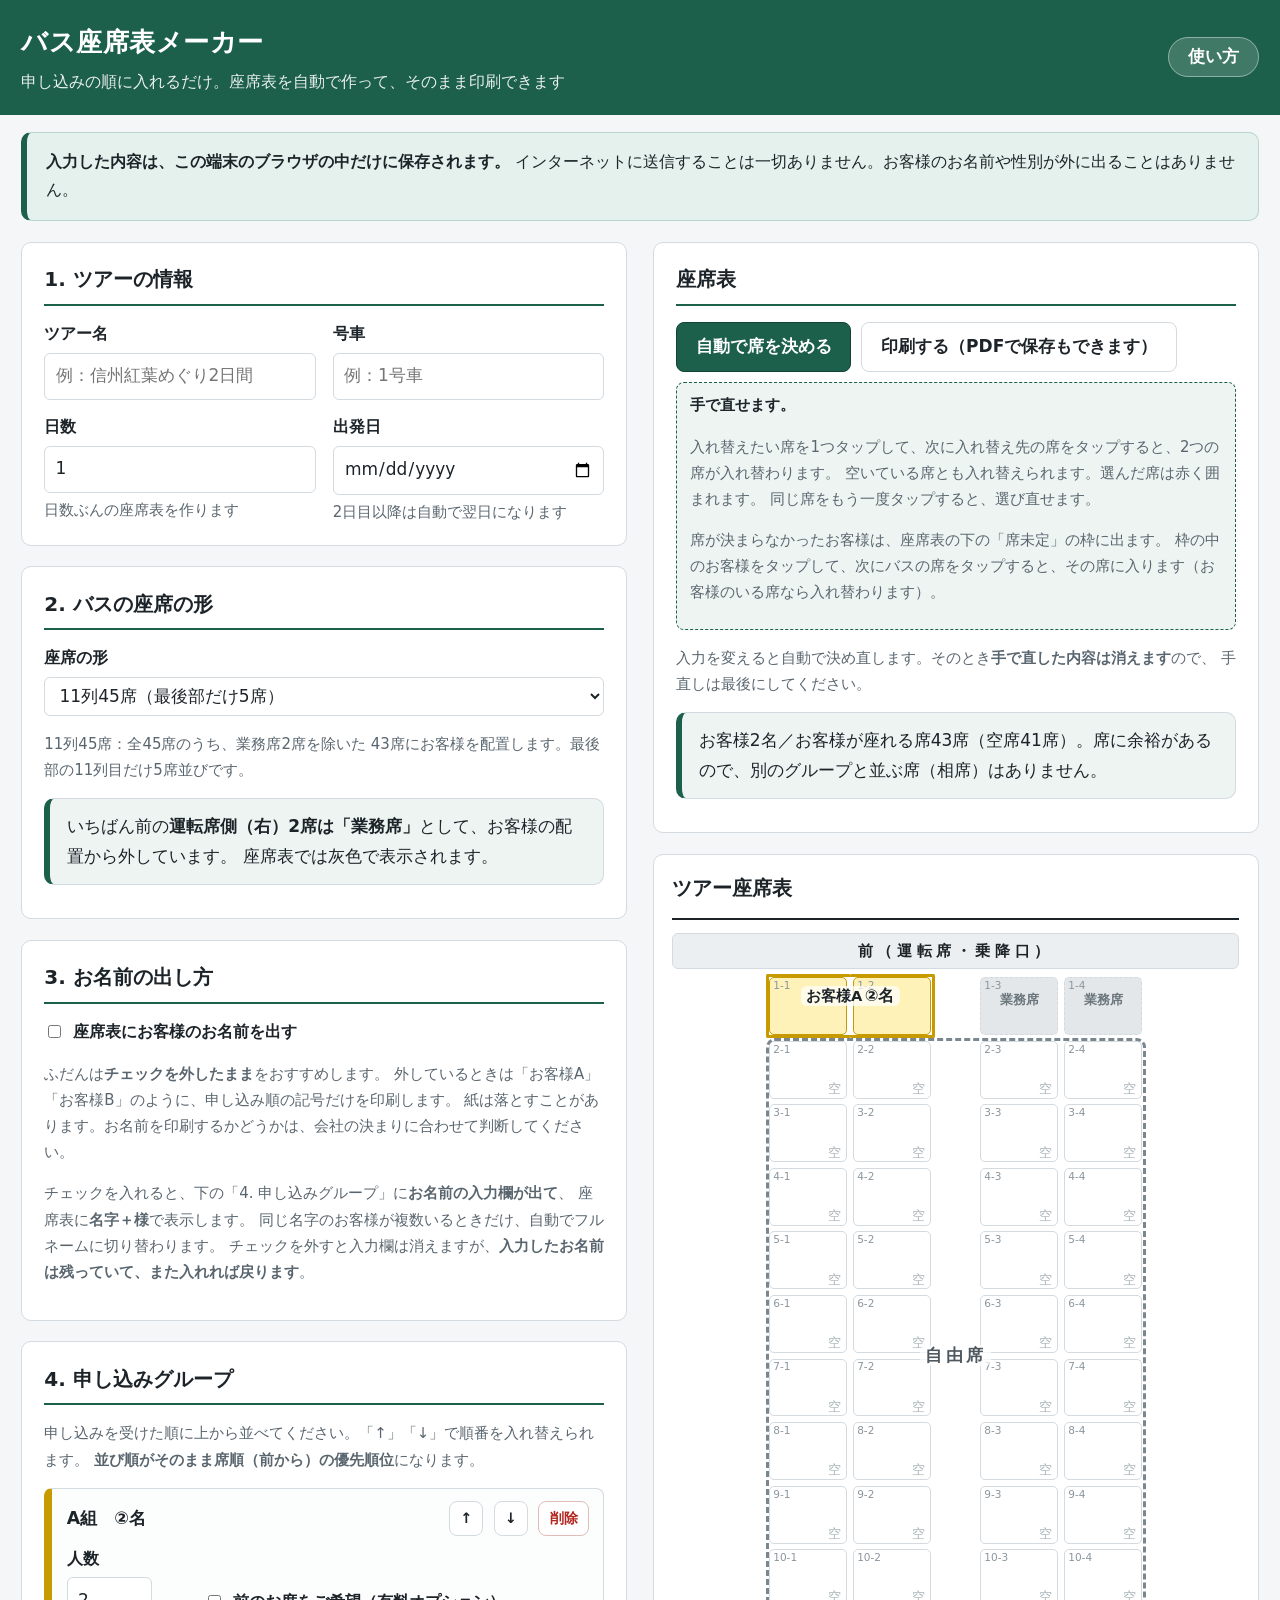
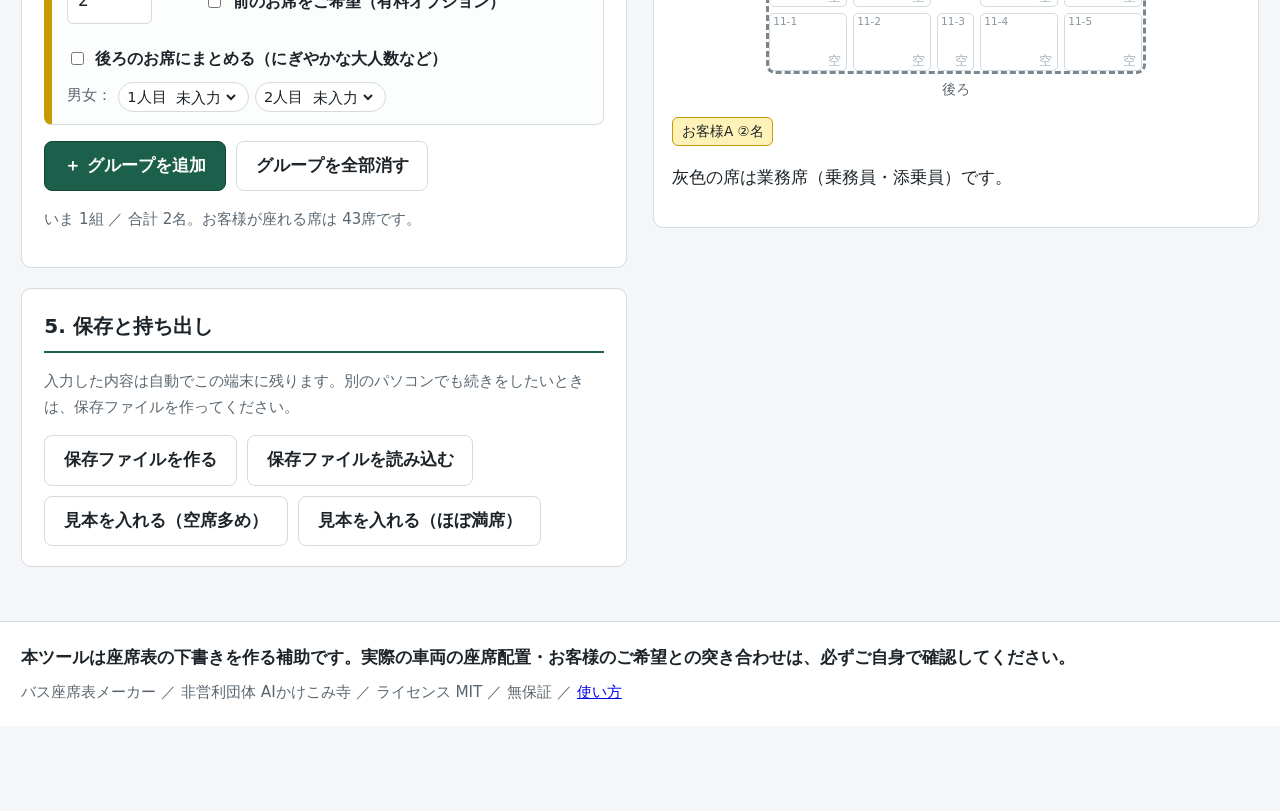
<file: index.html>
<!DOCTYPE html>
<html lang="ja">
<head>
<meta charset="utf-8">
<meta name="viewport" content="width=device-width, initial-scale=1">
<title>バス座席表メーカー</title>
<meta name="description" content="バスツアーの添乗員向け。申し込みグループを入れるだけで、座席表を自動で作って印刷できる無料ツールです。">
<link rel="stylesheet" href="css/style.css">
<link rel="stylesheet" href="css/print.css" media="print">
</head>
<body>

<header class="site-header">
  <div class="wrap header-inner">
    <div>
      <h1>バス座席表メーカー</h1>
      <p class="tagline">申し込みの順に入れるだけ。座席表を自動で作って、そのまま印刷できます</p>
    </div>
    <nav class="site-nav">
      <a href="manual.html">使い方</a>
    </nav>
  </div>
</header>

<div class="wrap notice-bar">
  <p>
    <strong>入力した内容は、この端末のブラウザの中だけに保存されます。</strong>
    インターネットに送信することは一切ありません。お客様のお名前や性別が外に出ることはありません。
  </p>
</div>

<div class="wrap">
<div class="layout">

  <!-- ================= 入力側 ================= -->
  <div id="input-pane">

    <section class="card">
      <h2>1. ツアーの情報</h2>
      <div class="field-grid">
        <div class="field">
          <label for="tour-name">ツアー名</label>
          <input type="text" id="tour-name" placeholder="例：信州紅葉めぐり2日間">
        </div>
        <div class="field">
          <label for="bus-no">号車</label>
          <input type="text" id="bus-no" placeholder="例：1号車">
        </div>
        <div class="field">
          <label for="tour-days">日数</label>
          <input type="number" id="tour-days" min="1" max="10" value="1">
          <span class="help">日数ぶんの座席表を作ります</span>
        </div>
        <div class="field">
          <label for="start-date">出発日</label>
          <input type="date" id="start-date">
          <span class="help">2日目以降は自動で翌日になります</span>
        </div>
      </div>
    </section>

    <section class="card">
      <h2>2. バスの座席の形</h2>
      <div class="field-grid">
        <div class="field">
          <label for="layout-type">座席の形</label>
          <select id="layout-type">
            <option value="11x45">11列45席（最後部だけ5席）</option>
            <option value="12x49">12列49席（最後部だけ5席）</option>
          </select>
        </div>
      </div>
      <p class="help" id="layout-info"></p>
      <p class="callout">
        いちばん前の<strong>運転席側（右）2席は「業務席」</strong>として、お客様の配置から外しています。
        座席表では灰色で表示されます。
      </p>
    </section>

    <section class="card">
      <h2>3. お名前の出し方</h2>
      <label class="toggle-line">
        <input type="checkbox" id="use-real-name">
        <span>座席表にお客様のお名前を出す</span>
      </label>
      <p class="help">
        ふだんは<strong>チェックを外したまま</strong>をおすすめします。
        外しているときは「お客様A」「お客様B」のように、申し込み順の記号だけを印刷します。
        紙は落とすことがあります。お名前を印刷するかどうかは、会社の決まりに合わせて判断してください。
      </p>
      <p class="help">
        チェックを入れると、下の「4. 申し込みグループ」に<strong>お名前の入力欄が出て</strong>、
        座席表に<strong>名字＋様</strong>で表示します。
        同じ名字のお客様が複数いるときだけ、自動でフルネームに切り替わります。
        チェックを外すと入力欄は消えますが、<strong>入力したお名前は残っていて、また入れれば戻ります</strong>。
      </p>
    </section>

    <section class="card">
      <h2>4. 申し込みグループ</h2>
      <p class="help">
        申し込みを受けた順に上から並べてください。「↑」「↓」で順番を入れ替えられます。
        <strong>並び順がそのまま席順（前から）の優先順位</strong>になります。
      </p>
      <ul class="group-list" id="group-list"></ul>
      <div class="btn-row">
        <button type="button" class="btn btn-primary" id="add-group">＋ グループを追加</button>
        <button type="button" class="btn" id="clear-groups">グループを全部消す</button>
      </div>
      <p class="help" id="people-info"></p>
    </section>

    <section class="card">
      <h2>5. 保存と持ち出し</h2>
      <p class="help">
        入力した内容は自動でこの端末に残ります。別のパソコンでも続きをしたいときは、保存ファイルを作ってください。
      </p>
      <div class="btn-row">
        <button type="button" class="btn" id="save-file">保存ファイルを作る</button>
        <button type="button" class="btn" id="load-file-btn">保存ファイルを読み込む</button>
        <input type="file" id="load-file" accept=".json,application/json" style="display:none">
        <button type="button" class="btn" id="load-sample">見本を入れる（空席多め）</button>
        <button type="button" class="btn" id="load-sample-full">見本を入れる（ほぼ満席）</button>
      </div>
    </section>

  </div>

  <!-- ================= 座席表側 ================= -->
  <div id="output-pane">

    <section class="card no-print">
      <h2>座席表</h2>
      <div class="btn-row">
        <button type="button" class="btn btn-primary" id="assign">自動で席を決める</button>
        <button type="button" class="btn" id="print">印刷する（PDFで保存もできます）</button>
      </div>
      <div class="swap-hint">
        <p class="mode-row"><strong>手で直せます。</strong></p>
        <p class="help">
          入れ替えたい席を1つタップして、次に入れ替え先の席をタップすると、2つの席が入れ替わります。
          空いている席とも入れ替えられます。選んだ席は赤く囲まれます。
          同じ席をもう一度タップすると、選び直せます。
        </p>
        <p class="help">
          席が決まらなかったお客様は、座席表の下の「席未定」の枠に出ます。
          枠の中のお客様をタップして、次にバスの席をタップすると、その席に入ります（お客様のいる席なら入れ替わります）。
        </p>
      </div>
      <p id="flash" class="flash" style="display:none"></p>
      <p class="help">
        入力を変えると自動で決め直します。そのとき<strong>手で直した内容は消えます</strong>ので、
        手直しは最後にしてください。
      </p>
      <div id="messages"></div>
    </section>

    <div id="sheets"></div>

  </div>

</div>
</div>

<footer class="site-footer no-print">
  <div class="wrap">
    <p class="disclaimer">
      本ツールは座席表の下書きを作る補助です。実際の車両の座席配置・お客様のご希望との突き合わせは、必ずご自身で確認してください。
    </p>
    <p class="footer-meta">
      バス座席表メーカー ／ 非営利団体 AIかけこみ寺 ／ ライセンス MIT ／ 無保証 ／
      <a href="manual.html">使い方</a>
    </p>
  </div>
</footer>

<script src="js/seat.js"></script>
<script src="js/app.js"></script>
</body>
</html>
</file>
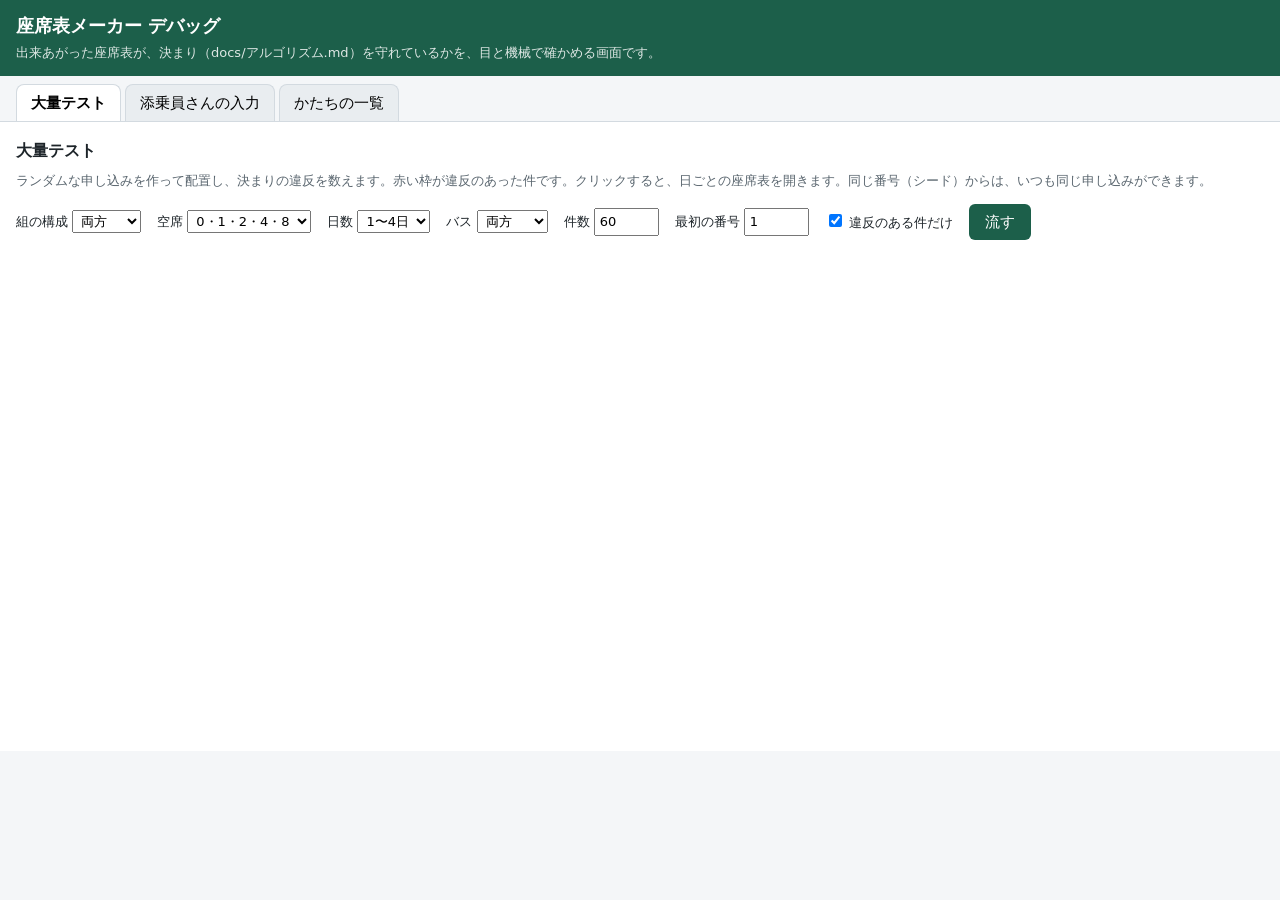
<file: debug.html>
<!doctype html>
<html lang="ja">
<head>
<meta charset="utf-8">
<meta name="viewport" content="width=device-width, initial-scale=1">
<title>座席表メーカー デバッグ</title>
<meta name="robots" content="noindex">
<style>
:root {
  --fg: #1d2429; --muted: #5a666f; --bg: #f4f6f8; --card: #fff; --line: #d3dae0;
  --accent: #1c5f4a; --error: #b3261e; --error-bg: #fdecea; --ok: #1e6b3a; --ok-bg: #e6f4ea;
  --warn: #8a5a00; --warn-bg: #fff5e0;
}
* { box-sizing: border-box; }
body { margin: 0; background: var(--bg); color: var(--fg); font: 15px/1.6 system-ui, "Hiragino Sans", "Yu Gothic UI", sans-serif; }
header { background: var(--accent); color: #fff; padding: 12px 16px; }
header h1 { margin: 0; font-size: 18px; }
header p { margin: 2px 0 0; font-size: 13px; opacity: .85; }
nav { display: flex; gap: 4px; padding: 8px 16px 0; flex-wrap: wrap; }
nav button { border: 1px solid var(--line); border-bottom: none; background: #e9edf0; padding: 6px 14px; border-radius: 8px 8px 0 0; font: inherit; cursor: pointer; }
nav button[aria-selected="true"] { background: var(--card); font-weight: 700; }
main { background: var(--card); border-top: 1px solid var(--line); padding: 16px; min-height: 70vh; }
section[hidden] { display: none; }
h2 { font-size: 16px; margin: 0 0 8px; }
.note { color: var(--muted); font-size: 13px; margin: 0 0 12px; }
.controls { display: flex; flex-wrap: wrap; gap: 8px 16px; align-items: center; margin-bottom: 12px; }
.controls label { font-size: 13px; }
.controls select, .controls input { font: inherit; padding: 2px 4px; }
button.run { background: var(--accent); color: #fff; border: none; border-radius: 6px; padding: 6px 16px; font: inherit; cursor: pointer; }
button.run:disabled { opacity: .5; }
:focus-visible { outline: 3px solid #f0a020; outline-offset: 2px; }

/* 座席の図 */
.bus { display: inline-grid; grid-template-columns: repeat(2, var(--s)) var(--a) repeat(2, var(--s)); gap: 3px; --s: 46px; --a: 34px; }
.bus .seat { height: calc(var(--s) * .78); border-radius: 5px; border: 1px solid var(--line); font-size: 11px; line-height: 1.15; padding: 2px 3px; position: relative; overflow: hidden; background: #fafbfc; }
.bus .seat .who { font-weight: 700; font-size: 12px; }
.bus .seat .g { position: absolute; right: 3px; bottom: 1px; font-size: 11px; }
.bus .seat.crew { background: repeating-linear-gradient(45deg, #eceff1, #eceff1 4px, #f7f8f9 4px, #f7f8f9 8px); color: var(--muted); }
.bus .seat.bad { outline: 3px solid var(--error); outline-offset: -1px; }
.bus .seat.mid { box-shadow: inset 0 0 0 2px #f0a020; }
.bus .rowno { font-size: 10px; color: var(--muted); text-align: center; align-self: center; }
.bus .last { grid-column: 1 / -1; display: grid; grid-template-columns: repeat(5, 1fr); gap: 3px; }
.bus.mini { --s: 13px; --a: 8px; gap: 1px; }
.bus.mini .seat { height: 10px; border-radius: 2px; padding: 0; font-size: 0; border-width: 0; }
.bus.mini .rowno { font-size: 0; }
.bus.mini .last { gap: 1px; }

/* かたちの一覧 */
.shapes { display: grid; grid-template-columns: 70px repeat(3, minmax(150px, 1fr)); gap: 8px; align-items: start; }
.shapes .h { font-weight: 700; font-size: 13px; color: var(--muted); }
.shape { border-radius: 8px; padding: 6px 8px; border: 1px solid var(--line); }
.shape.ok { background: var(--ok-bg); border-color: #9cc9a8; }
.shape.fb { background: var(--warn-bg); border-color: #e5c27a; }
.shape.ng { background: var(--error-bg); border-color: #e6a39e; }
.shape .cap { font-size: 12px; margin-bottom: 4px; }
.shape .bus { --s: 34px; --a: 18px; }
.shape .bus .seat { height: 24px; padding: 0; }
.shape .bus .seat.on { background: #4b7f6b; border-color: #4b7f6b; }
.shape.ng .bus .seat.on { background: var(--error); border-color: var(--error); }
.shape.fb .bus .seat.on { background: #c58a16; border-color: #c58a16; }

/* 一覧と詳細 */
.wall { display: flex; flex-wrap: wrap; gap: 8px; }
.card { border: 2px solid var(--line); border-radius: 8px; padding: 6px; background: var(--card); cursor: pointer; text-align: left; font: inherit; }
.card.bad { border-color: var(--error); background: var(--error-bg); }
.card .t { font-size: 11px; color: var(--muted); max-width: 120px; }
.card .n { font-size: 12px; font-weight: 700; }
.card.bad .n { color: var(--error); }
.summary { display: flex; flex-wrap: wrap; gap: 6px 14px; margin: 8px 0 12px; font-size: 14px; }
.summary b.bad { color: var(--error); }
.summary b.good { color: var(--ok); }
.detail { margin-top: 16px; border-top: 2px solid var(--line); padding-top: 12px; }
.days { display: flex; flex-wrap: wrap; gap: 20px; align-items: flex-start; }
.day h3 { font-size: 14px; margin: 0 0 4px; }
.day ul { margin: 6px 0 0; padding-left: 18px; font-size: 13px; color: var(--error); max-width: 260px; }
.day .pass { color: var(--ok); font-size: 13px; margin-top: 6px; }
.legend { font-size: 12px; color: var(--muted); margin: 6px 0; }
.legend span { display: inline-block; margin-right: 10px; }
pre.json { background: #f6f8fa; border: 1px solid var(--line); padding: 8px; font-size: 11px; max-height: 160px; overflow: auto; }
@media (max-width: 640px) {
  .shapes { grid-template-columns: 1fr; }
  .shapes .h { margin-top: 8px; }
}
</style>
</head>
<body>
<header>
  <h1>座席表メーカー デバッグ</h1>
  <p>出来あがった座席表が、決まり（docs/アルゴリズム.md）を守れているかを、目と機械で確かめる画面です。</p>
</header>
<nav role="tablist">
  <button role="tab" data-tab="stress" aria-selected="true">大量テスト</button>
  <button role="tab" data-tab="field" aria-selected="false">添乗員さんの入力</button>
  <button role="tab" data-tab="shapes" aria-selected="false">かたちの一覧</button>
</nav>
<main>
  <section id="tab-stress">
    <h2>大量テスト</h2>
    <p class="note">ランダムな申し込みを作って配置し、決まりの違反を数えます。赤い枠が違反のあった件です。クリックすると、日ごとの座席表を開きます。同じ番号（シード）からは、いつも同じ申し込みができます。</p>
    <div class="controls">
      <label>組の構成 <select id="profile"><option>ふだん</option><option>意地悪</option><option value="mix" selected>両方</option></select></label>
      <label>空席 <select id="spare"><option value="all" selected>0・1・2・4・8</option><option>0</option><option>1</option><option>2</option><option>4</option><option>8</option></select></label>
      <label>日数 <select id="days"><option value="all" selected>1〜4日</option><option>1</option><option>2</option><option>3</option><option>4</option></select></label>
      <label>バス <select id="layout"><option value="all" selected>両方</option><option>11x45</option><option>12x49</option></select></label>
      <label>件数 <input id="count" type="number" min="1" max="2000" value="60" style="width:5em"></label>
      <label>最初の番号 <input id="seed" type="number" min="1" value="1" style="width:5em"></label>
      <label><input id="onlyBad" type="checkbox" checked> 違反のある件だけ</label>
      <button class="run" id="run">流す</button>
    </div>
    <div class="summary" id="summary"></div>
    <div class="wall" id="wall"></div>
    <div class="detail" id="detail" hidden></div>
  </section>

  <section id="tab-field" hidden>
    <h2>添乗員さんの入力（2026-10-23）</h2>
    <p class="note">添乗員さんのスクリーンショットから組み立て直した入力です（test/fixtures/field-2026-10-23.json。名字はありふれたものに置き換え済み）。ここで違反が0件になることが合格の条件です。</p>
    <div id="field"></div>
  </section>

  <section id="tab-shapes" hidden>
    <h2>かたちの一覧</h2>
    <p class="note">人数ごとに、使ってよいかたちを上から優先順に並べています。緑＝1番、黄＝フォールバック（最終手段は警告つき）、赤＝使わない。縦並び（1人ずつの列が前後に続く）は、フォールバックでも使いません。</p>
    <div class="shapes" id="shapes"></div>
  </section>
</main>

<script src="js/seat.js"></script>
<script src="js/checks.js"></script>
<script src="js/gen.js"></script>
<script>
(function () {
  'use strict';
  var S = window.BusSeat, C = window.BusSeatChecks, G = window.BusSeatGen;
  function $(id) { return document.getElementById(id); }
  function el(tag, cls, text) {
    var e = document.createElement(tag);
    if (cls) e.className = cls;
    if (text != null) e.textContent = text;
    return e;
  }

  /* ---------- タブ ---------- */
  document.querySelectorAll('nav button').forEach(function (b) {
    b.addEventListener('click', function () {
      document.querySelectorAll('nav button').forEach(function (x) {
        x.setAttribute('aria-selected', x === b ? 'true' : 'false');
        $('tab-' + x.dataset.tab).hidden = x !== b;
      });
      if (b.dataset.tab === 'field') loadField();
    });
  });

  /* ---------- 色 ---------- */
  function colorOf(i) {
    var h = (i * 47) % 360;
    return { bg: 'hsl(' + h + ' 70% 88%)', line: 'hsl(' + h + ' 45% 45%)' };
  }
  function letter(order) { return String.fromCharCode(65 + (order % 26)); }
  var GENDER = { male: '男', female: '女', unknown: '' };

  /* ---------- 座席の図 ---------- */
  function drawBus(layout, groups, day, opt) {
    opt = opt || {};
    var byId = {};
    groups.forEach(function (g) { byId[g.id] = g; });
    var badGroups = {};
    (opt.violations || []).forEach(function (v) { if (v.groupId) badGroups[v.groupId] = true; });
    var rearMid = (opt.violations || []).some(function (v) { return v.type === 'rear-middle'; });
    var bus = el('div', 'bus' + (opt.mini ? ' mini' : ''));

    function seatEl(s) {
      var d = el('div', 'seat');
      if (s.isCrew) { d.classList.add('crew'); if (!opt.mini) d.textContent = '業務'; return d; }
      var p = day.placements[s.id];
      if (!p) return d;
      var g = byId[p.groupId];
      var c = colorOf(g.order);
      d.style.background = c.bg;
      d.style.borderColor = c.line;
      if (badGroups[g.id]) d.classList.add('bad');
      if (rearMid && s.row === layout.lastRow && s.col === 3) d.classList.add('mid');
      if (!opt.mini) {
        d.appendChild(el('div', 'who', letter(g.order) + (g.frontOption ? '★' : '')));
        d.appendChild(el('div', '', (g.surname || '') + g.size + '名'));
        d.appendChild(el('span', 'g', GENDER[p.gender] || ''));
      }
      d.title = (g.surname || 'お客様' + letter(g.order)) + ' ' + g.size + '名';
      return d;
    }

    for (var r = 1; r <= layout.lastRow; r++) {
      var seats = layout.seats.filter(function (s) { return s.row === r; });
      if (r < layout.lastRow) {
        bus.appendChild(seatEl(seats[0]));
        bus.appendChild(seatEl(seats[1]));
        bus.appendChild(el('div', 'rowno', r + '列目'));
        bus.appendChild(seatEl(seats[2]));
        bus.appendChild(seatEl(seats[3]));
      } else {
        var last = el('div', 'last');
        seats.forEach(function (s) { last.appendChild(seatEl(s)); });
        bus.appendChild(last);
      }
    }
    return bus;
  }

  function run(c) {
    var res = S.assign({ layoutType: c.layoutType, groups: JSON.parse(JSON.stringify(c.groups)), days: c.days });
    var perDay = res.days.map(function (day) { return C.inspect(res.layout, res.groups, day); });
    return { res: res, perDay: perDay, total: perDay.reduce(function (s, v) { return s + v.length; }, 0) };
  }

  function drawDetail(target, c, out) {
    target.innerHTML = '';
    var head = el('h2', '', c.id + '（' + out.res.totalPeople + '名・空席' + out.res.spareSeats + '・' + c.days + '日）');
    target.appendChild(head);
    var legend = el('div', 'legend');
    out.res.groups.forEach(function (g) {
      legend.appendChild(el('span', '', letter(g.order) + '=' + (g.surname || '') + g.size + '名' + (g.frontOption ? '★前席' : '')));
    });
    target.appendChild(legend);
    var days = el('div', 'days');
    out.res.days.forEach(function (day, d) {
      var box = el('div', 'day');
      box.appendChild(el('h3', '', (d + 1) + '日目'));
      box.appendChild(drawBus(out.res.layout, out.res.groups, day, { violations: out.perDay[d] }));
      if (out.perDay[d].length) {
        var ul = el('ul');
        out.perDay[d].forEach(function (v) { ul.appendChild(el('li', '', v.message)); });
        box.appendChild(ul);
      } else {
        box.appendChild(el('div', 'pass', '✓ 違反なし'));
      }
      days.appendChild(box);
    });
    target.appendChild(days);
    var det = el('details');
    det.appendChild(el('summary', '', '入力データ（JSON。テストデータに足すときに使う）'));
    det.appendChild(el('pre', 'json', JSON.stringify(c, null, 1)));
    target.appendChild(det);
  }

  /* ---------- 大量テスト ---------- */
  var SPARES = [0, 1, 2, 4, 8];
  function pick(v, all, i) { return v === 'all' || v === 'mix' ? all[i % all.length] : v; }

  $('run').addEventListener('click', function () {
    var n = Math.max(1, Math.min(2000, Number($('count').value) || 60));
    var seed0 = Math.max(1, Number($('seed').value) || 1);
    var onlyBad = $('onlyBad').checked;
    var wall = $('wall'), sum = $('summary');
    wall.innerHTML = '';
    $('detail').hidden = true;
    $('run').disabled = true;
    var counts = {}, badCases = 0, done = 0, t0 = Date.now();

    function step(i) {
      if (i >= n) {
        $('run').disabled = false;
        showSummary(true);
        return;
      }
      var layoutType = String(pick($('layout').value, ['11x45', '11x45', '11x45', '12x49'], i));
      var c = G.makeCase({
        seed: seed0 + i,
        profile: pick($('profile').value, ['ふだん', '意地悪'], i),
        spare: Number(pick($('spare').value, SPARES, i)),
        days: Number(pick($('days').value, [1, 2, 3, 4], i)),
        layoutType: layoutType,
        usable: S.buildLayout(layoutType).usableSeatCount
      });
      var out = run(c);
      done++;
      out.perDay.forEach(function (vs) { vs.forEach(function (v) { counts[v.type] = (counts[v.type] || 0) + 1; }); });
      if (out.total) badCases++;
      if (out.total || !onlyBad) {
        var card = el('button', 'card' + (out.total ? ' bad' : ''));
        card.appendChild(el('div', 'n', out.total ? '違反 ' + out.total : '✓'));
        card.appendChild(drawBus(out.res.layout, out.res.groups, out.res.days[0], { mini: true, violations: out.perDay[0] }));
        card.appendChild(el('div', 't', c.id));
        card.addEventListener('click', function () {
          var det = $('detail');
          det.hidden = false;
          drawDetail(det, c, out);
          det.scrollIntoView({ behavior: 'smooth' });
        });
        wall.appendChild(card);
      }
      if (done % 5 === 0) showSummary(false);
      setTimeout(function () { step(i + 1); }, 0);
    }

    var NAMES = { vertical: '縦並び', split: '泣き別れ', 'pair-shape': '2名が横ペアでない', 'no-seat': '席未定', 'even-shared': '偶数の組の相席', crew: '業務席にお客様', sharing: '余裕があるのに相席', 'mixed-gender': '相席の男女', 'rear-middle': '最後部の真ん中' };
    function showSummary(final) {
      sum.innerHTML = '';
      sum.appendChild(el('span', '', (final ? '' : '流しています… ') + done + '/' + n + '件（' + ((Date.now() - t0) / 1000).toFixed(0) + '秒）'));
      var b = el('b', badCases ? 'bad' : 'good', '違反のあった件: ' + badCases);
      sum.appendChild(b);
      Object.keys(counts).forEach(function (k) { sum.appendChild(el('span', '', (NAMES[k] || k) + ' ' + counts[k])); });
    }
    step(0);
  });

  /* ---------- 添乗員さんの入力 ---------- */
  var fieldLoaded = false;
  function loadField() {
    if (fieldLoaded) return;
    fieldLoaded = true;
    var box = $('field');
    fetch('test/fixtures/field-2026-10-23.json').then(function (r) { return r.json(); }).then(function (data) {
      data.cases.forEach(function (c) {
        var d = el('div', 'detail');
        var out = run(c);
        drawDetail(d, c, out);
        d.insertBefore(el('p', 'note', c.note), d.children[1]);
        box.appendChild(d);
      });
    }).catch(function () {
      box.appendChild(el('p', 'note', 'テストデータを読み込めませんでした。手元で開くときは、リポジトリのフォルダで「python -m http.server」を動かし、http://localhost:8000/debug.html を開いてください。'));
    });
  }

  /* ---------- かたちの一覧（docs/アルゴリズム.md の2章） ---------- */
  // 各かたちは、列ごとに座る席（c=1〜4）を前から並べたもの
  var SHAPES = [
    [1, [['ok', '1席', [[1]]]]],
    [2, [['ok', '横ペア', [[1, 2]]], ['ng', '縦（禁止）', [[2], [2]]], ['ng', '通路またぎ（禁止）', [[2, 3]]]]],
    [3, [['ok', '横3（通路をまたぐ）', [[1, 2, 3]]], ['fb', '鍵席（L字）', [[1, 2], [2]]], ['ng', '縦一列（禁止）', [[2], [2], [2]]]]],
    [4, [['ok', '横4', [[1, 2, 3, 4]]], ['fb', '2＋2（同じ側）', [[1, 2], [1, 2]]], ['ng', '縦一列（禁止）', [[4], [4], [4], [4]]]]],
    [5, [['ok', '3＋2', [[1, 2, 3], [1, 2]]], ['fb', '4＋1（最終手段・警告）', [[1, 2, 3, 4], [1]]], ['ng', '3列（禁止）', [[1, 2], [1, 2], [1]]]]],
    [6, [['ok', '4＋2', [[1, 2, 3, 4], [1, 2]]], ['fb', '3＋3（最終手段・警告）', [[1, 2, 3], [1, 2, 3]]], ['ng', '2＋2＋2（禁止）', [[1, 2], [1, 2], [1, 2]]]]],
    [7, [['ok', '4＋3', [[1, 2, 3, 4], [1, 2, 3]]], ['ng', '4＋2＋1（禁止）', [[1, 2, 3, 4], [1, 2], [1]]]]],
    [8, [['ok', '4＋4', [[1, 2, 3, 4], [1, 2, 3, 4]]]]],
    ['3＋3', [['ok', 'かみ合わせ（横3＋鍵席。相席は同性）', [[1, 2, 3, 4], [3, 4]]]]]
  ];
  function shapeBus(rows) {
    var bus = el('div', 'bus');
    rows.forEach(function (cols, i) {
      [1, 2, 'a', 3, 4].forEach(function (c) {
        if (c === 'a') { bus.appendChild(el('div', 'rowno', '')); return; }
        bus.appendChild(el('div', 'seat' + (cols.indexOf(c) >= 0 ? ' on' : '')));
      });
    });
    return bus;
  }
  var grid = $('shapes');
  grid.appendChild(el('div', 'h', '人数'));
  ['1番', 'フォールバック', '使わない'].forEach(function (t) { grid.appendChild(el('div', 'h', t)); });
  SHAPES.forEach(function (row) {
    grid.appendChild(el('div', 'h', row[0] + '名'));
    ['ok', 'fb', 'ng'].forEach(function (kind) {
      var cell = el('div');
      row[1].filter(function (s) { return s[0] === kind; }).forEach(function (s) {
        var box = el('div', 'shape ' + kind);
        box.appendChild(el('div', 'cap', s[1]));
        box.appendChild(shapeBus(s[2]));
        cell.appendChild(box);
      });
      grid.appendChild(cell);
    });
  });
})();
</script>
</body>
</html>
</file>
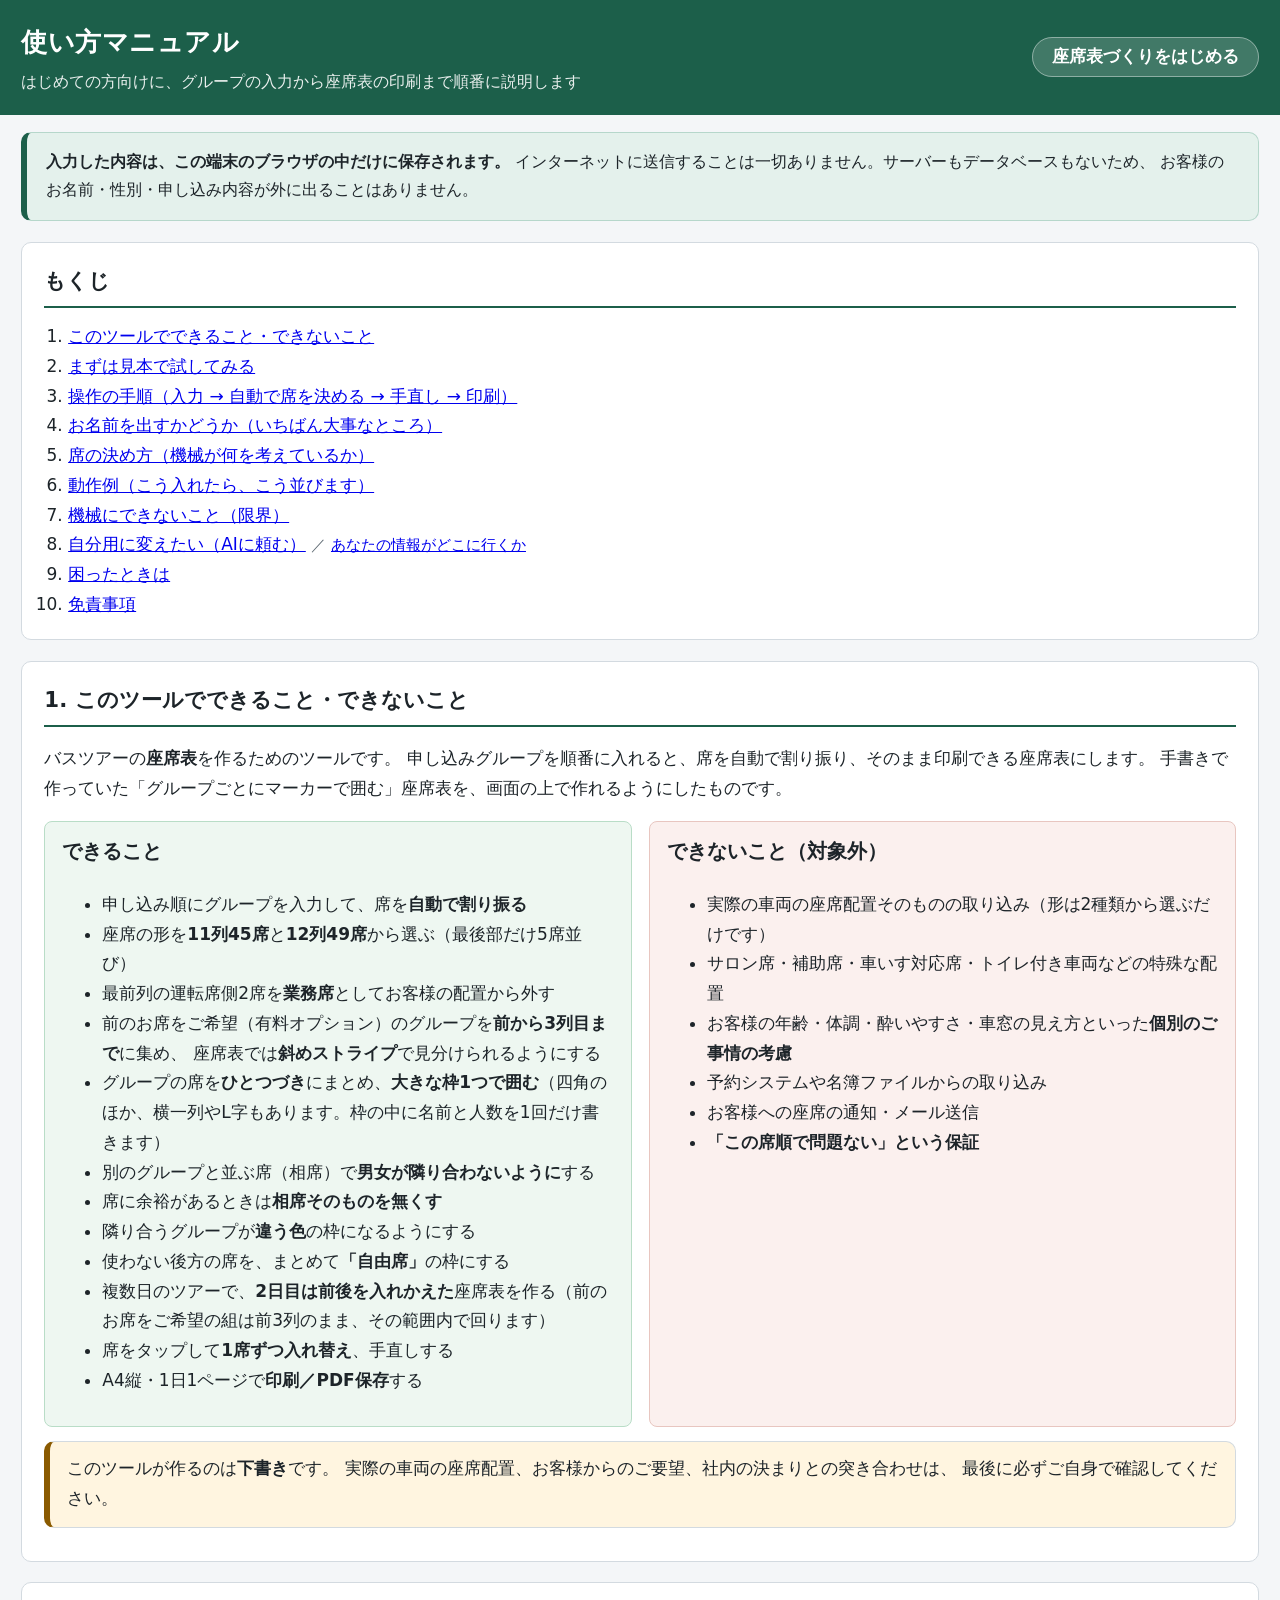
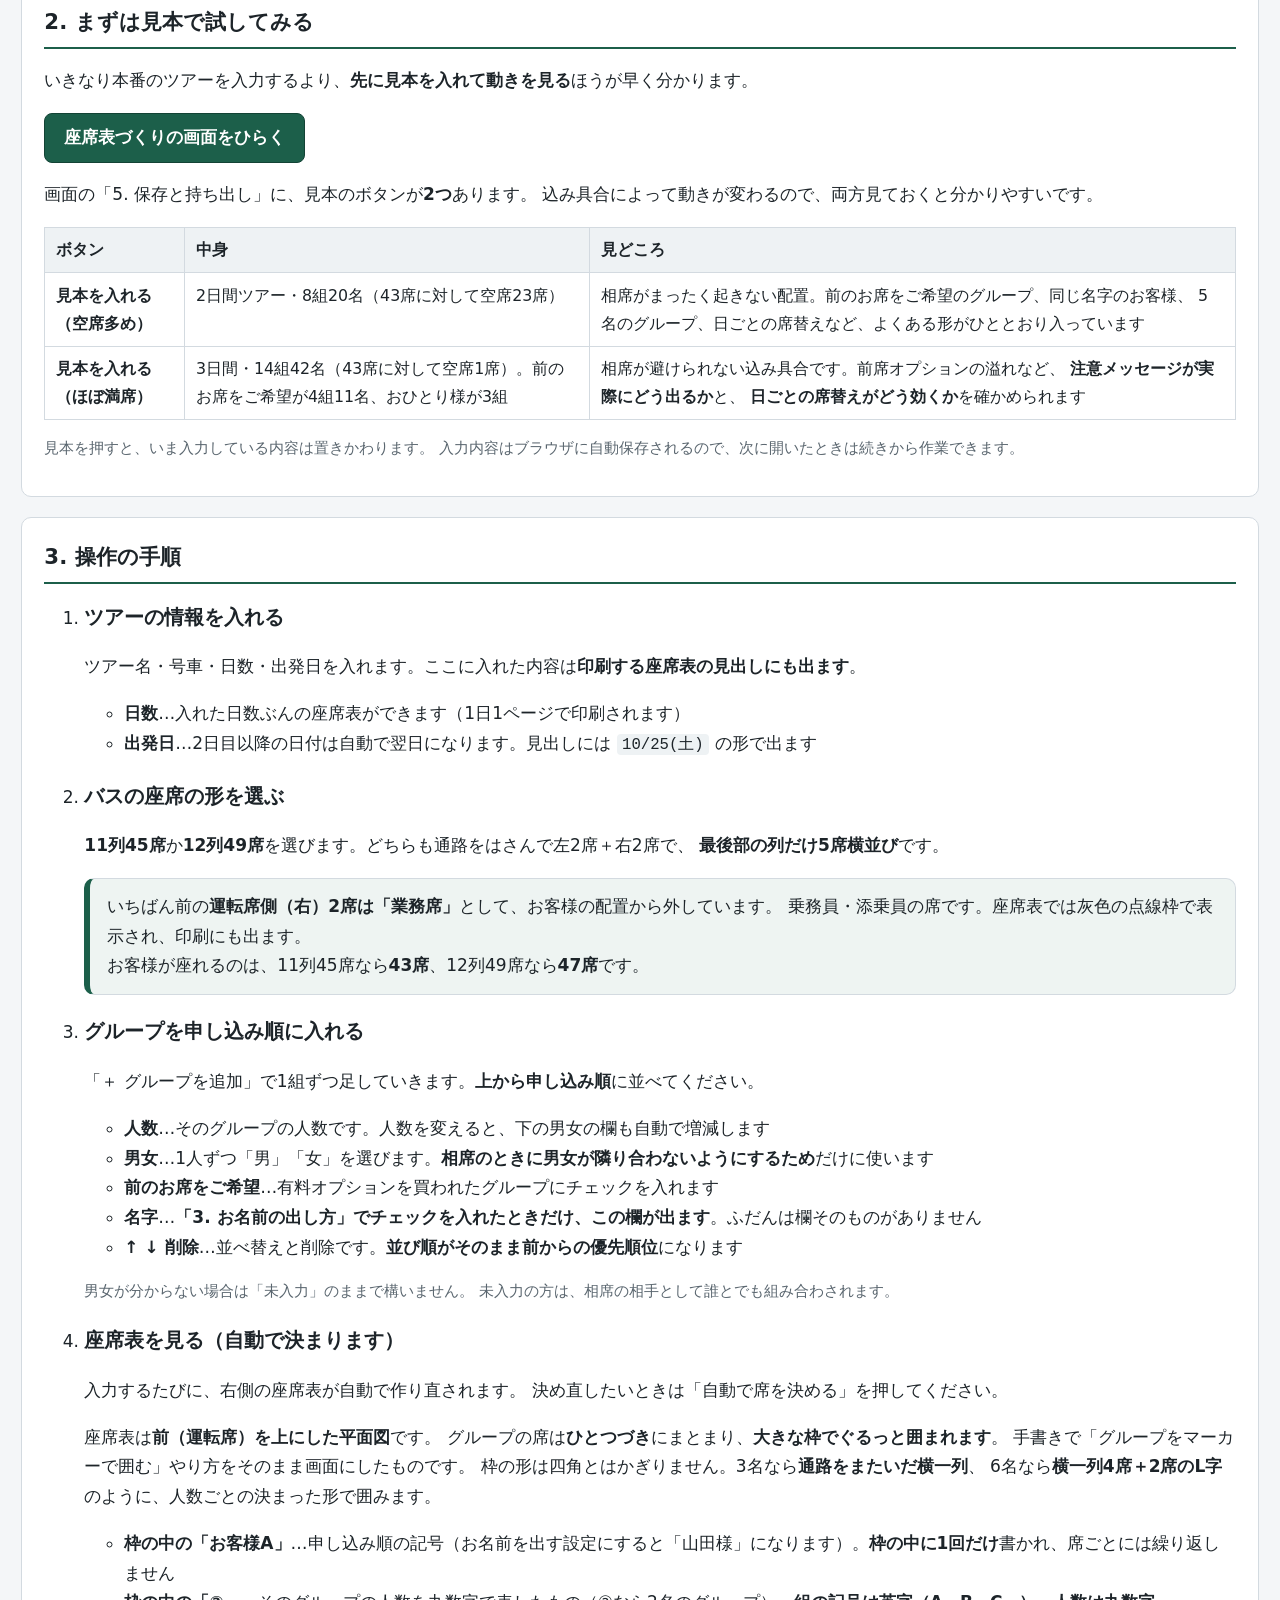
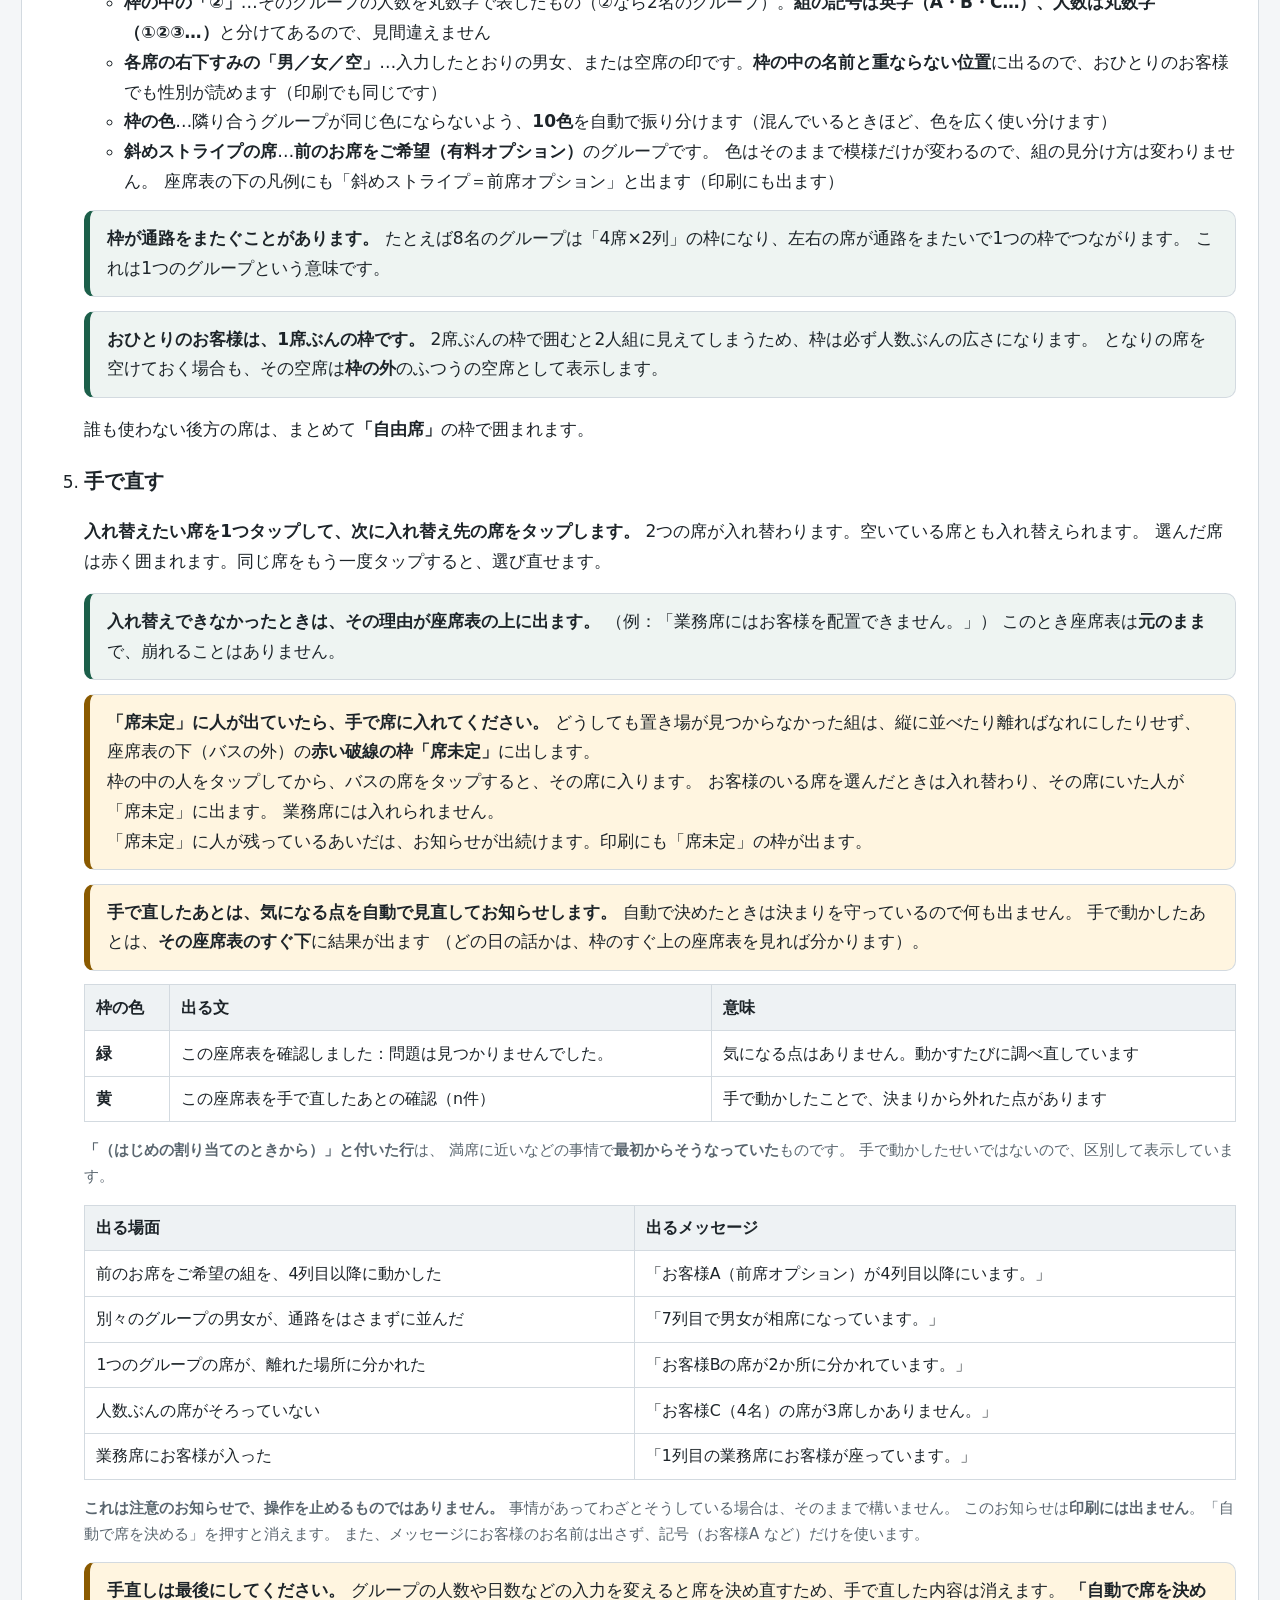
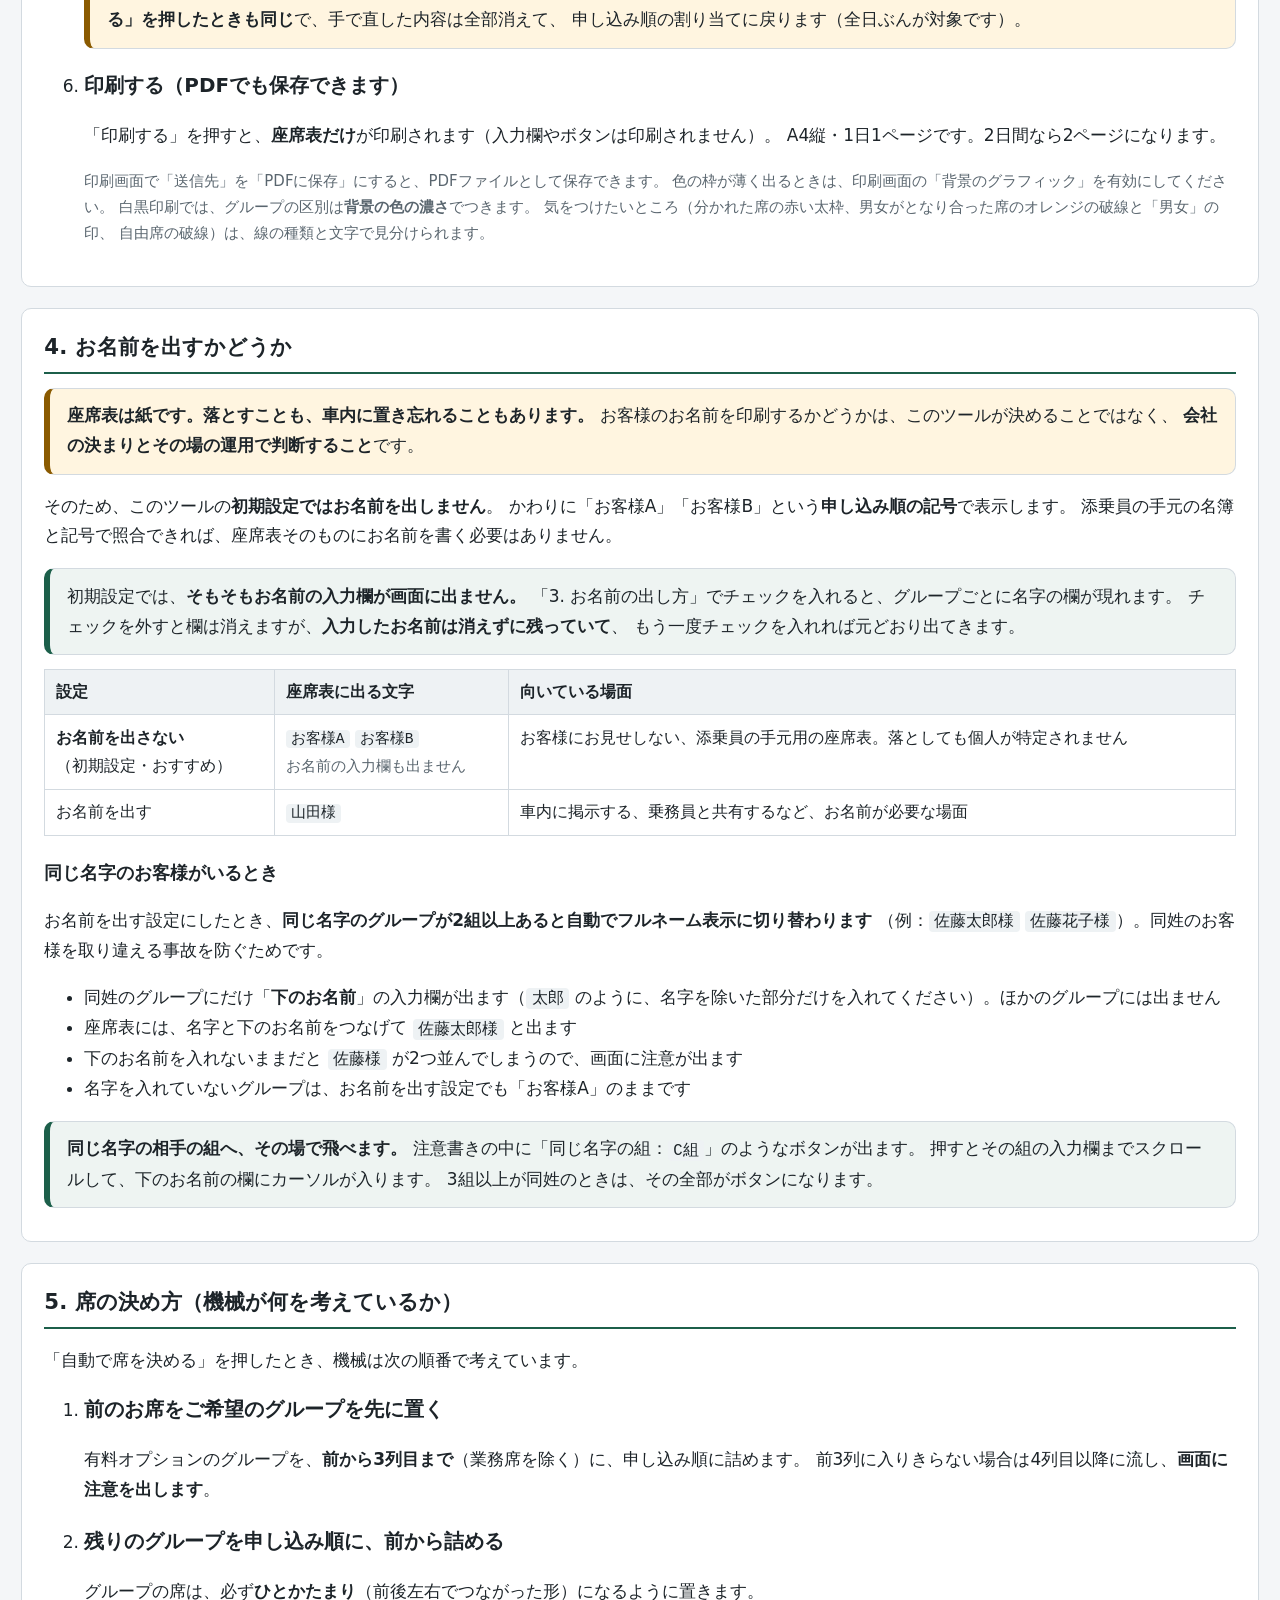
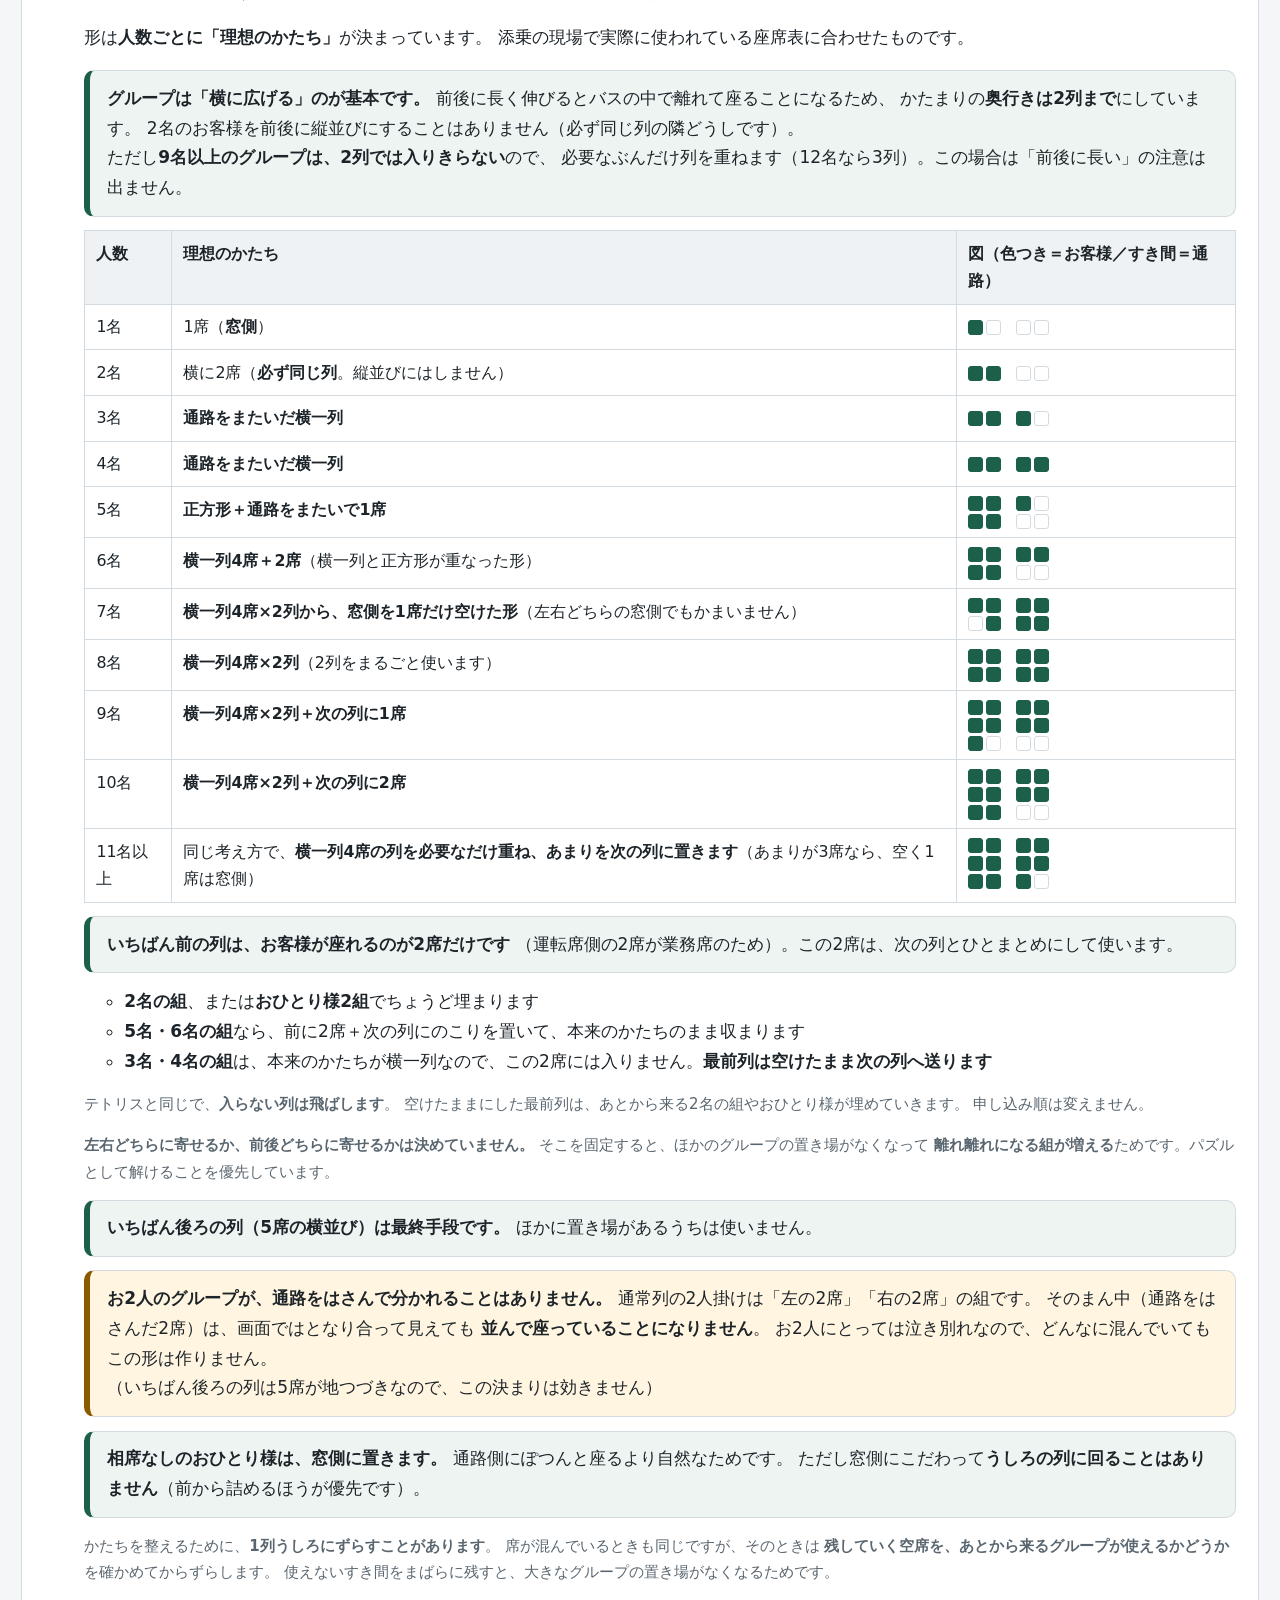
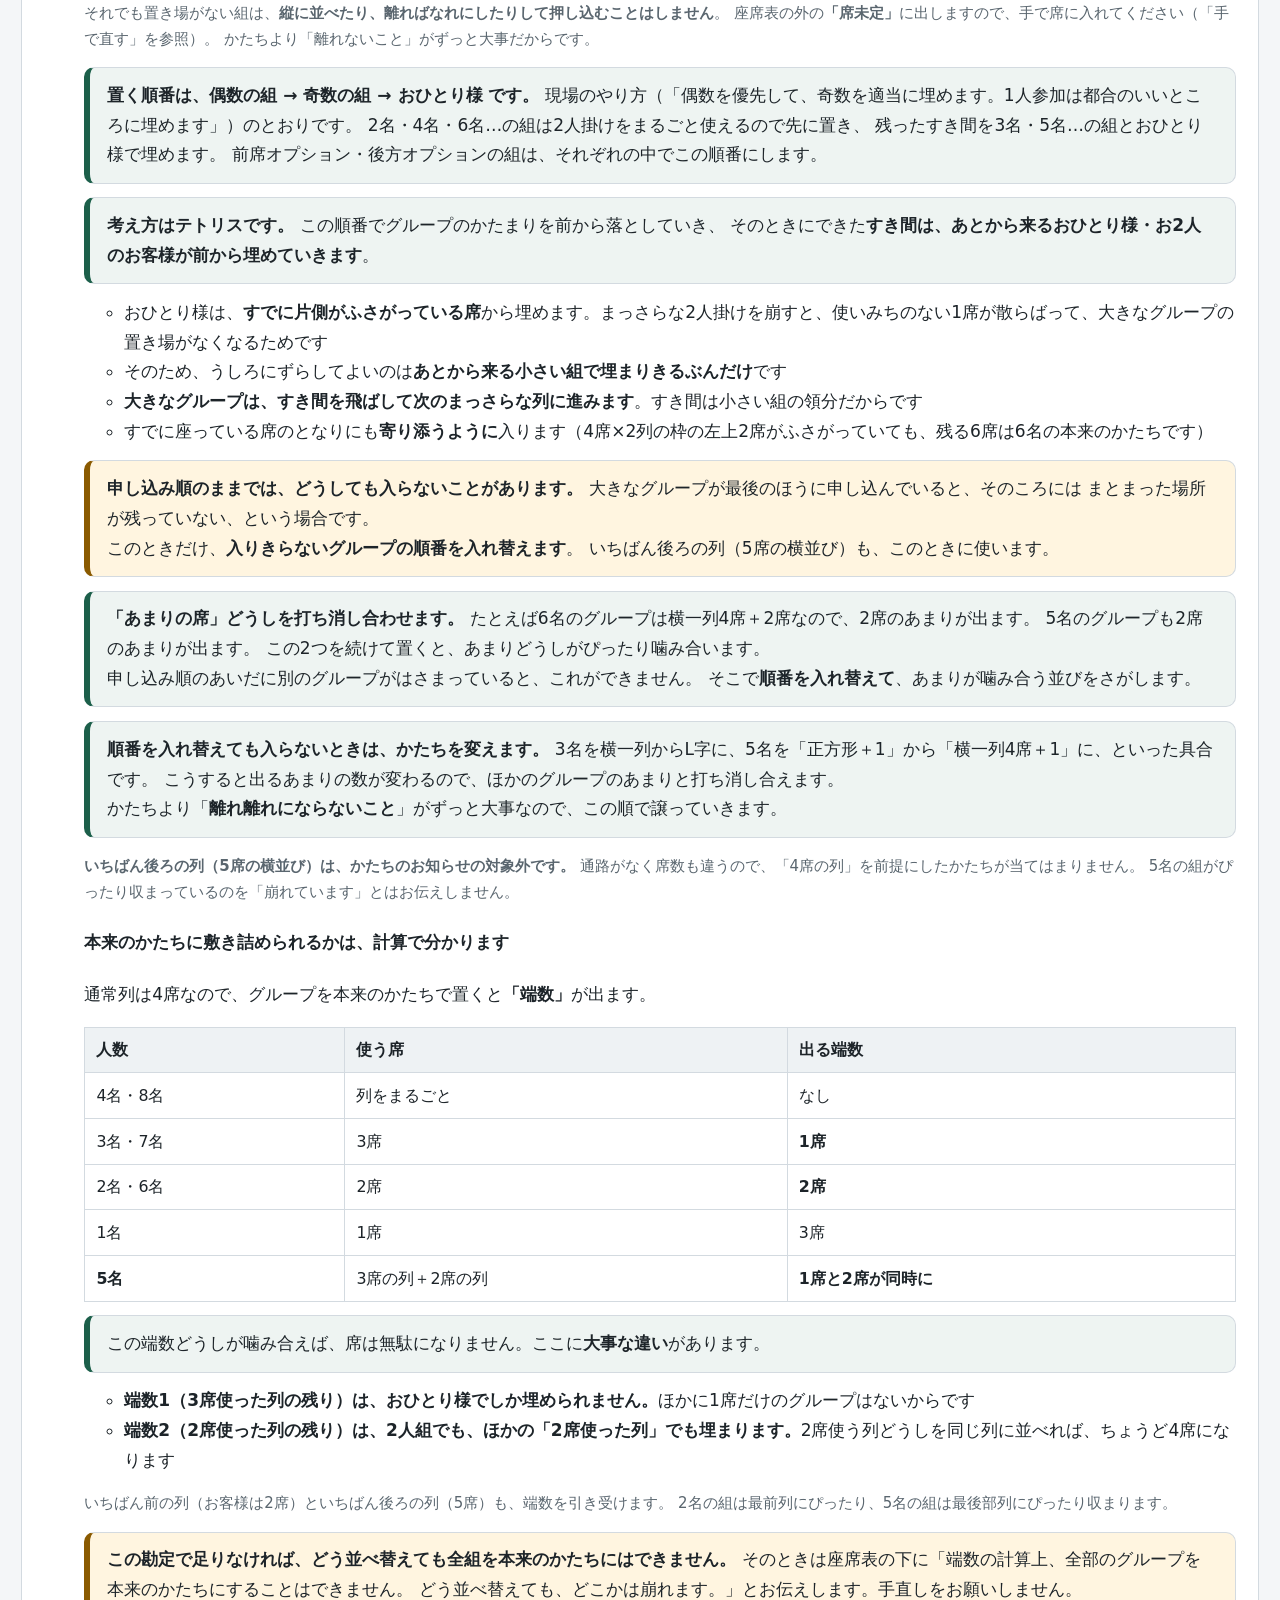
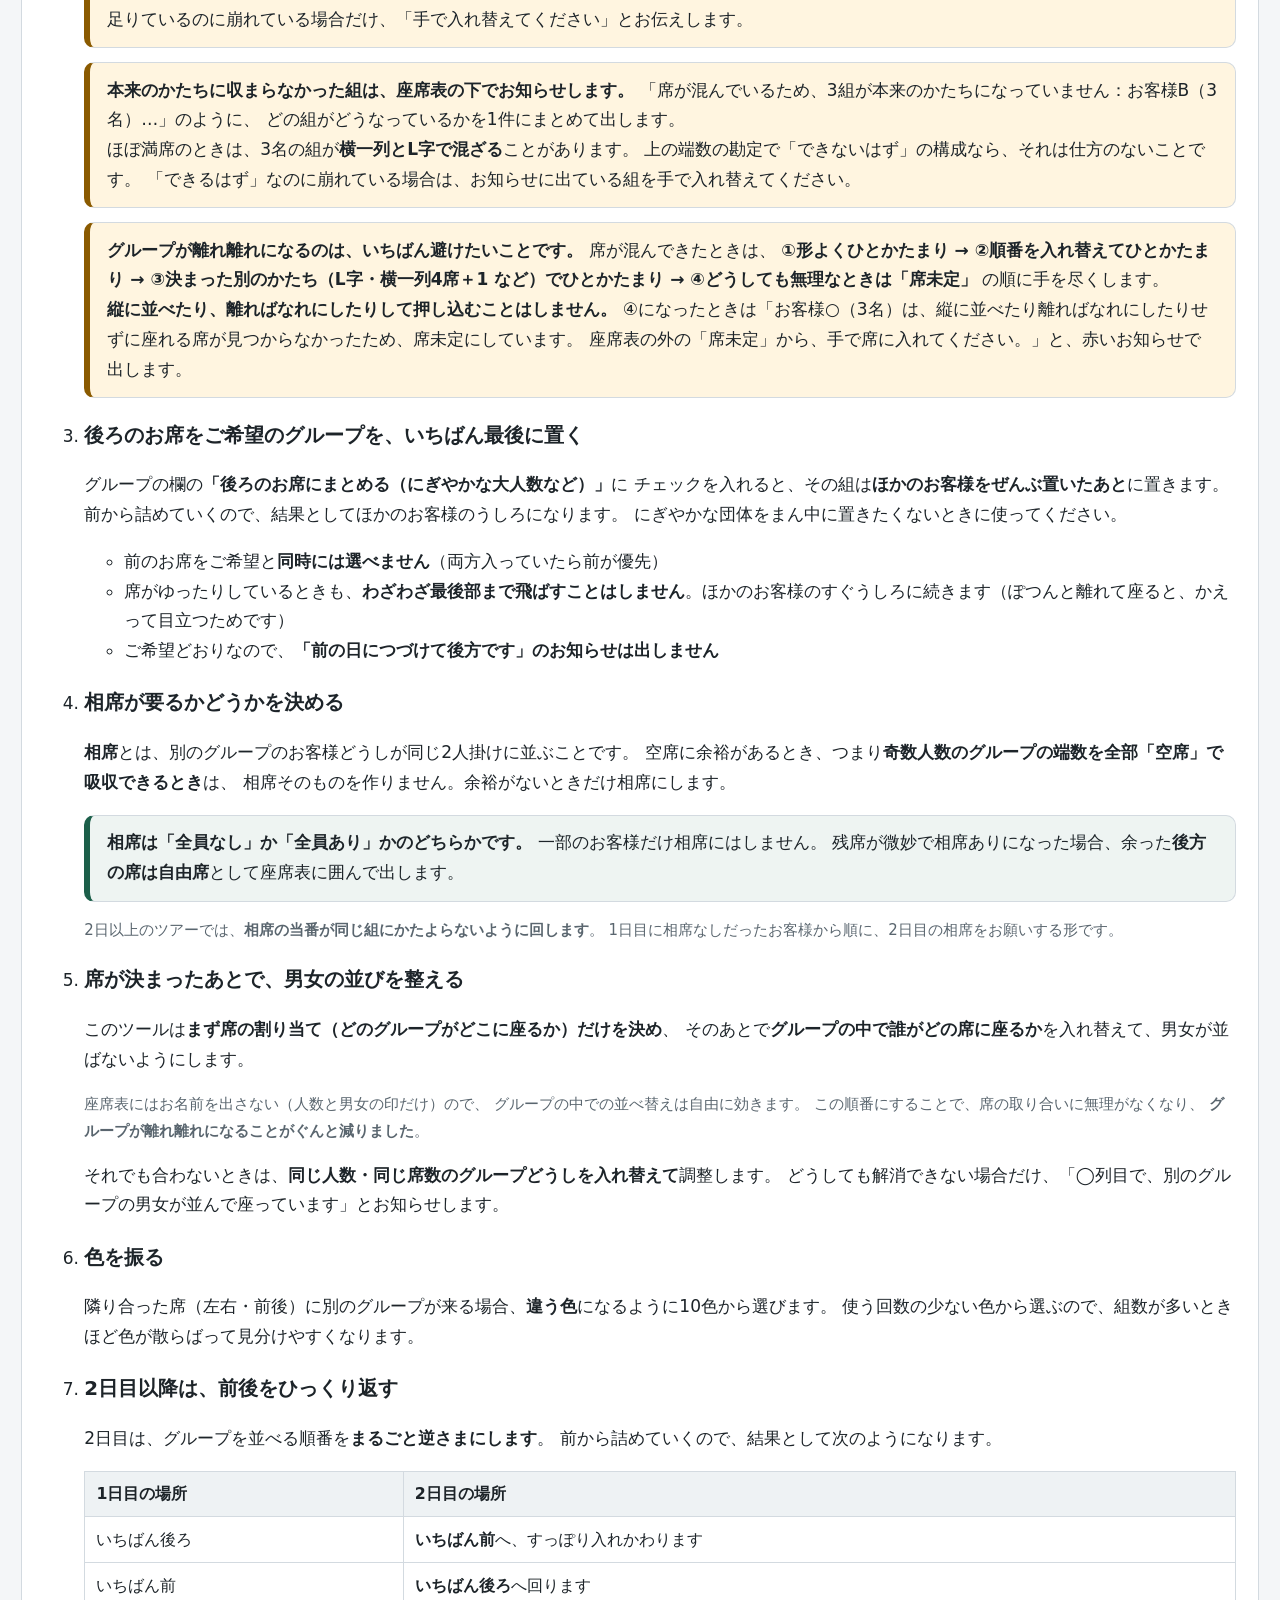
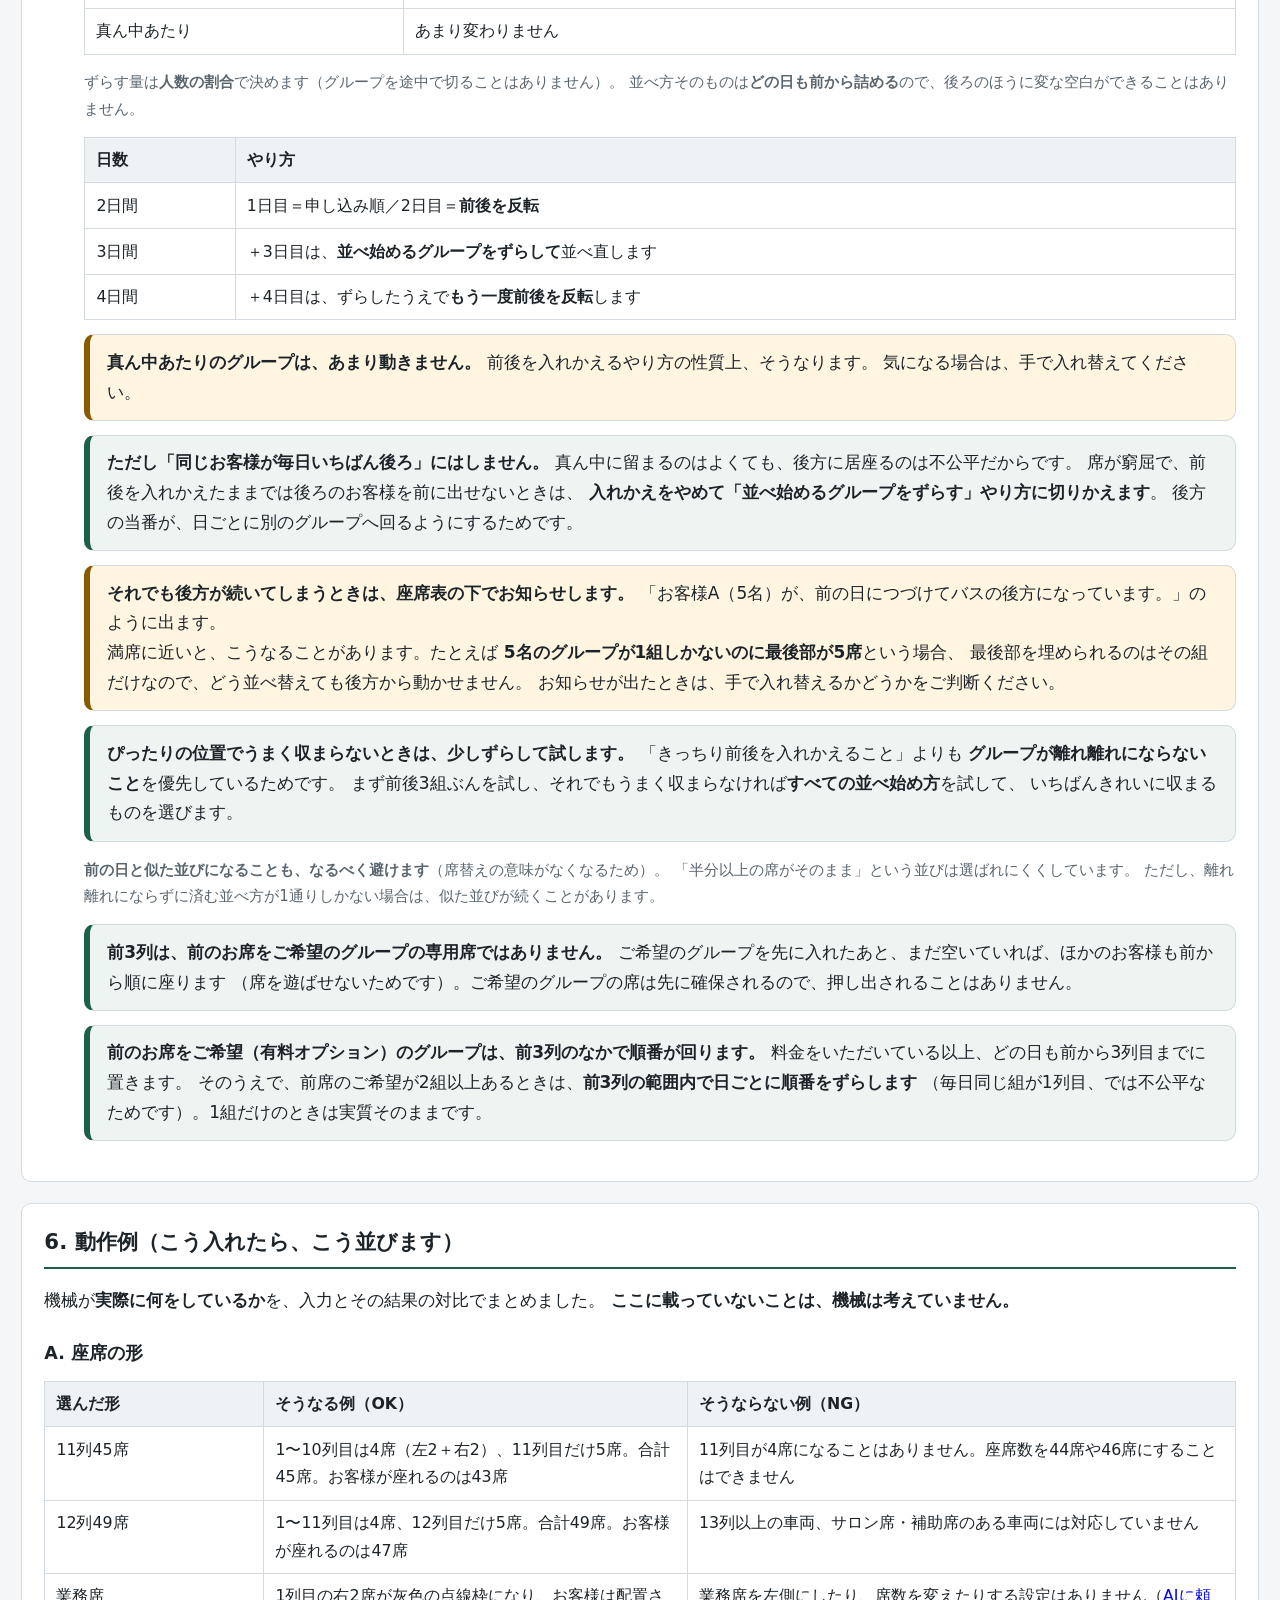
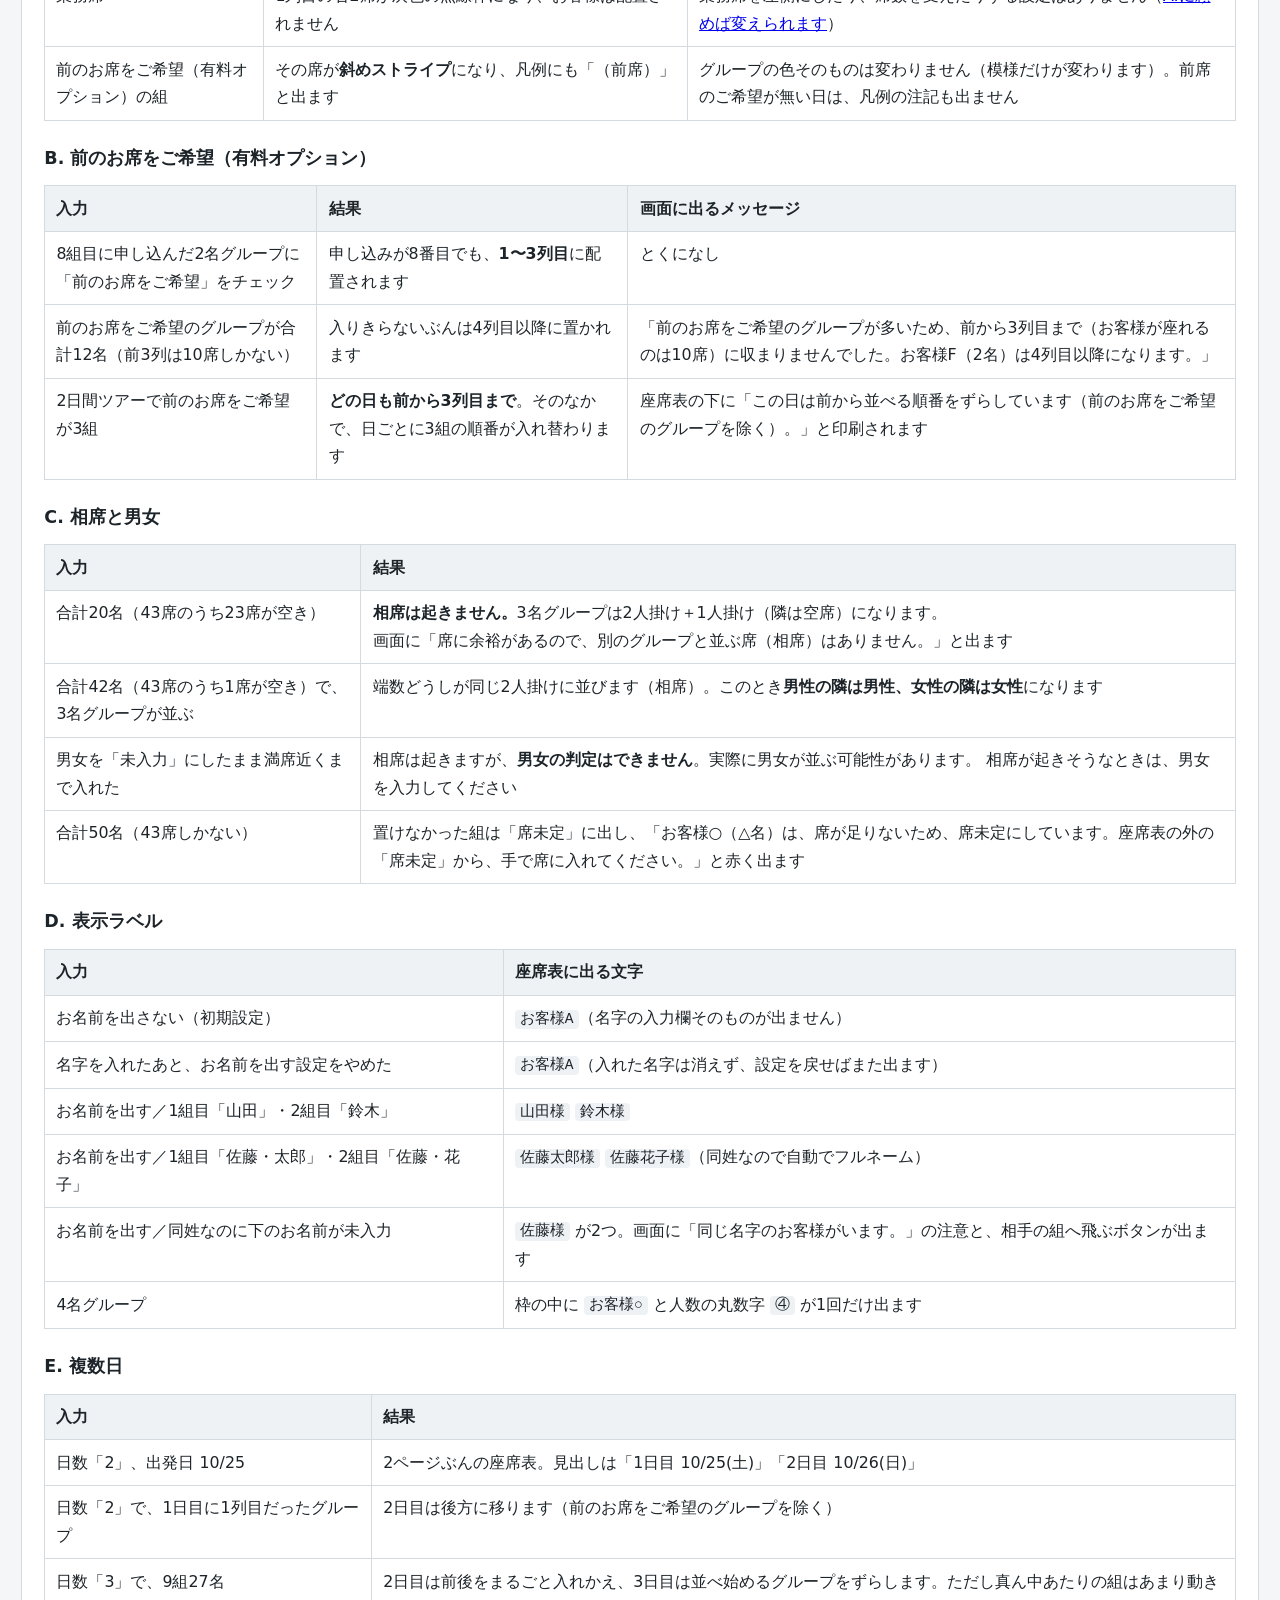
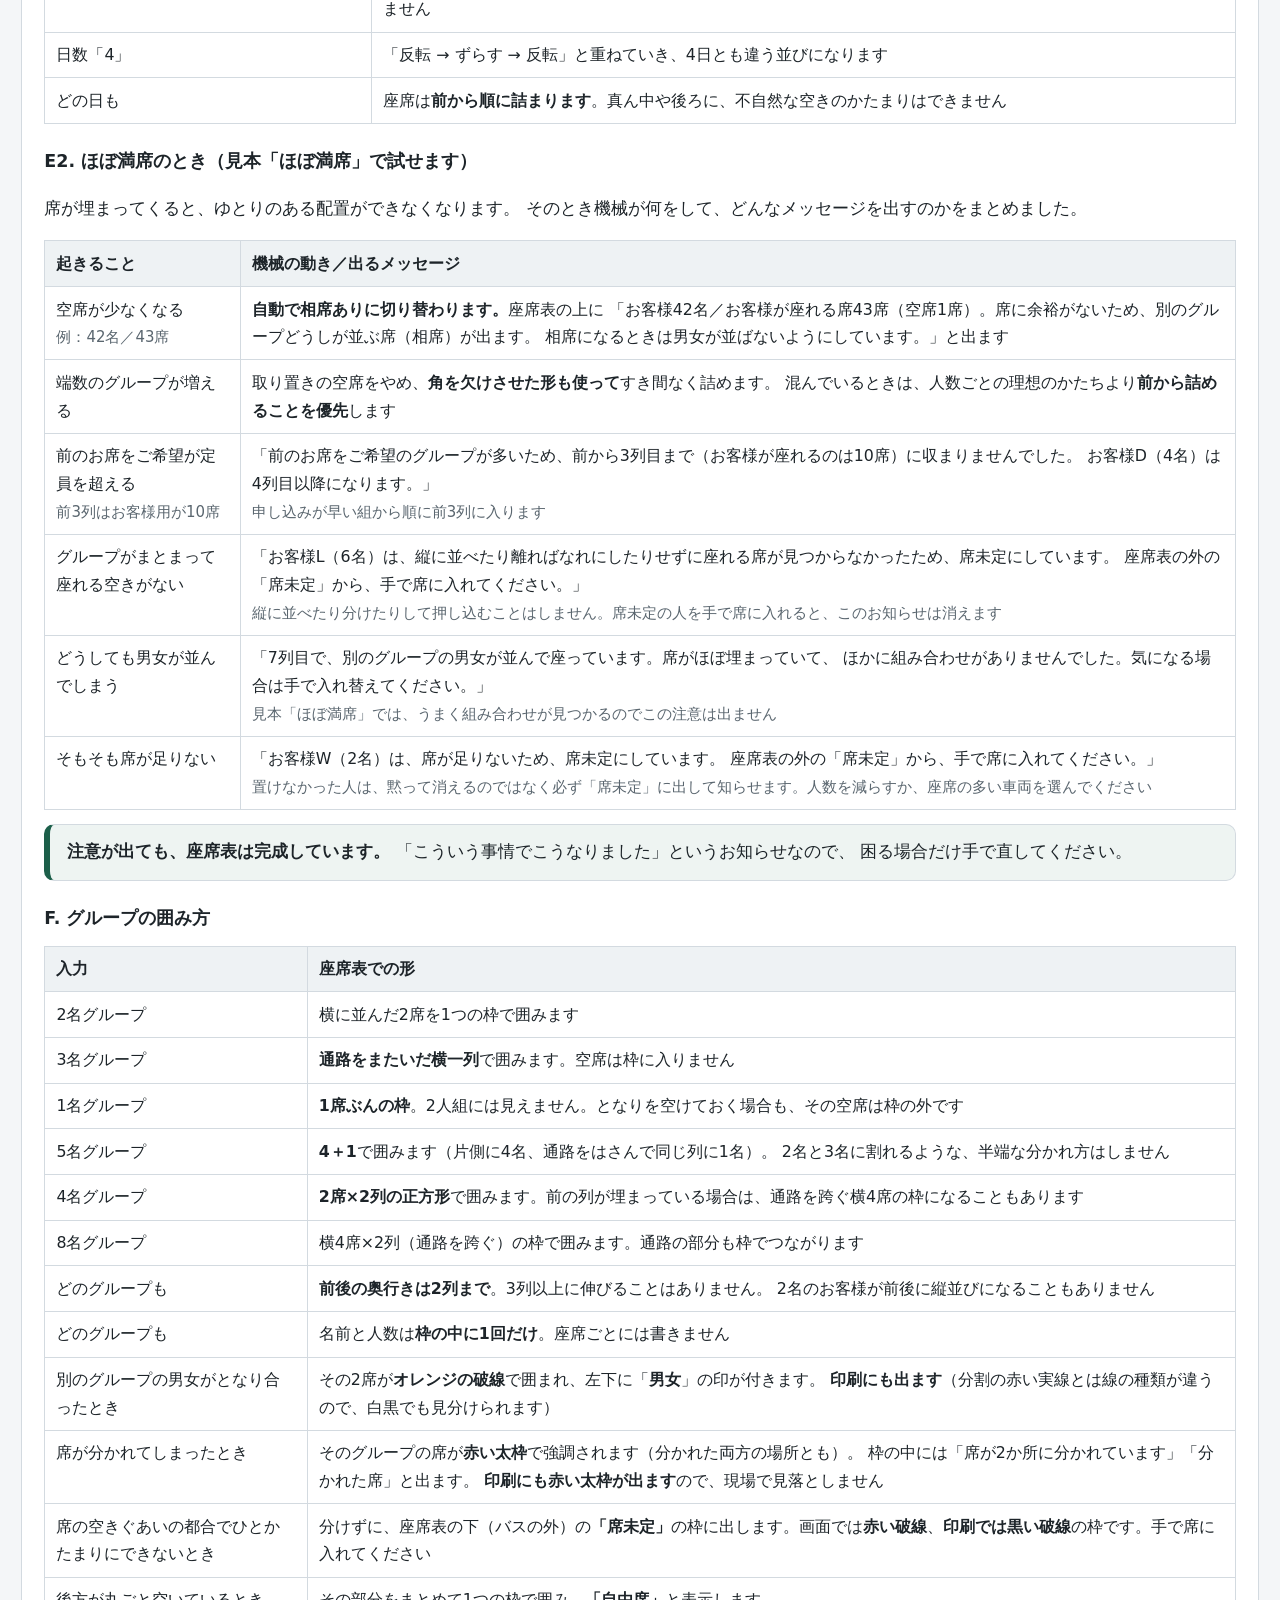
<file: manual.html>
<!DOCTYPE html>
<html lang="ja">
<head>
<meta charset="utf-8">
<meta name="viewport" content="width=device-width, initial-scale=1">
<title>使い方マニュアル｜バス座席表メーカー</title>
<meta name="description" content="バス座席表メーカーの使い方。グループの入力から座席表の印刷まで、はじめての方向けに説明します。">
<link rel="stylesheet" href="css/style.css">
<link rel="stylesheet" href="css/print.css" media="print">
</head>
<body>

<header class="site-header">
  <div class="wrap header-inner">
    <div>
      <h1>使い方マニュアル</h1>
      <p class="tagline">はじめての方向けに、グループの入力から座席表の印刷まで順番に説明します</p>
    </div>
    <nav class="site-nav">
      <a href="index.html">座席表づくりをはじめる</a>
    </nav>
  </div>
</header>

<div class="wrap notice-bar">
  <p>
    <strong>入力した内容は、この端末のブラウザの中だけに保存されます。</strong>
    インターネットに送信することは一切ありません。サーバーもデータベースもないため、
    お客様のお名前・性別・申し込み内容が外に出ることはありません。
  </p>
</div>

<main class="wrap manual">

  <!-- ============ もくじ ============ -->
  <nav class="card toc" aria-label="もくじ">
    <h2>もくじ</h2>
    <ol>
      <li><a href="#what">このツールでできること・できないこと</a></li>
      <li><a href="#start">まずは見本で試してみる</a></li>
      <li><a href="#steps">操作の手順（入力 → 自動で席を決める → 手直し → 印刷）</a></li>
      <li><a href="#name">お名前を出すかどうか（いちばん大事なところ）</a></li>
      <li><a href="#rule">席の決め方（機械が何を考えているか）</a></li>
      <li><a href="#example">動作例（こう入れたら、こう並びます）</a></li>
      <li><a href="#limit">機械にできないこと（限界）</a></li>
      <li>
        <a href="#ask-ai">自分用に変えたい（AIに頼む）</a>
        <span class="help">／ <a href="#data-flow">あなたの情報がどこに行くか</a></span>
      </li>
      <li><a href="#faq">困ったときは</a></li>
      <li><a href="#disclaimer">免責事項</a></li>
    </ol>
  </nav>

  <!-- ============ 1 ============ -->
  <section class="card" id="what">
    <h2>1. このツールでできること・できないこと</h2>
    <p>
      バスツアーの<strong>座席表</strong>を作るためのツールです。
      申し込みグループを順番に入れると、席を自動で割り振り、そのまま印刷できる座席表にします。
      手書きで作っていた「グループごとにマーカーで囲む」座席表を、画面の上で作れるようにしたものです。
    </p>

    <div class="two-col">
      <div class="panel panel-ok">
        <h3>できること</h3>
        <ul>
          <li>申し込み順にグループを入力して、席を<strong>自動で割り振る</strong></li>
          <li>座席の形を<strong>11列45席</strong>と<strong>12列49席</strong>から選ぶ（最後部だけ5席並び）</li>
          <li>最前列の運転席側2席を<strong>業務席</strong>としてお客様の配置から外す</li>
          <li>前のお席をご希望（有料オプション）のグループを<strong>前から3列目まで</strong>に集め、
            座席表では<strong>斜めストライプ</strong>で見分けられるようにする</li>
          <li>グループの席を<strong>ひとつづき</strong>にまとめ、<strong>大きな枠1つで囲む</strong>（四角のほか、横一列やL字もあります。枠の中に名前と人数を1回だけ書きます）</li>
          <li>別のグループと並ぶ席（相席）で<strong>男女が隣り合わないように</strong>する</li>
          <li>席に余裕があるときは<strong>相席そのものを無くす</strong></li>
          <li>隣り合うグループが<strong>違う色</strong>の枠になるようにする</li>
          <li>使わない後方の席を、まとめて<strong>「自由席」</strong>の枠にする</li>
          <li>複数日のツアーで、<strong>2日目は前後を入れかえた</strong>座席表を作る（前のお席をご希望の組は前3列のまま、その範囲内で回ります）</li>
          <li>席をタップして<strong>1席ずつ入れ替え</strong>、手直しする</li>
          <li>A4縦・1日1ページで<strong>印刷／PDF保存</strong>する</li>
        </ul>
      </div>
      <div class="panel panel-ng">
        <h3>できないこと（対象外）</h3>
        <ul>
          <li>実際の車両の座席配置そのものの取り込み（形は2種類から選ぶだけです）</li>
          <li>サロン席・補助席・車いす対応席・トイレ付き車両などの特殊な配置</li>
          <li>お客様の年齢・体調・酔いやすさ・車窓の見え方といった<strong>個別のご事情の考慮</strong></li>
          <li>予約システムや名簿ファイルからの取り込み</li>
          <li>お客様への座席の通知・メール送信</li>
          <li><strong>「この席順で問題ない」という保証</strong></li>
        </ul>
      </div>
    </div>

    <p class="callout callout-warn">
      このツールが作るのは<strong>下書き</strong>です。
      実際の車両の座席配置、お客様からのご要望、社内の決まりとの突き合わせは、
      最後に必ずご自身で確認してください。
    </p>
  </section>

  <!-- ============ 2 ============ -->
  <section class="card" id="start">
    <h2>2. まずは見本で試してみる</h2>
    <p>
      いきなり本番のツアーを入力するより、<strong>先に見本を入れて動きを見る</strong>ほうが早く分かります。
    </p>
    <p>
      <a href="index.html" class="btn btn-primary inline-btn">座席表づくりの画面をひらく</a>
    </p>
    <p>
      画面の「5. 保存と持ち出し」に、見本のボタンが<strong>2つ</strong>あります。
      込み具合によって動きが変わるので、両方見ておくと分かりやすいです。
    </p>
    <table class="manual-table">
      <thead><tr><th>ボタン</th><th>中身</th><th>見どころ</th></tr></thead>
      <tbody>
        <tr>
          <td><strong>見本を入れる（空席多め）</strong></td>
          <td>2日間ツアー・8組20名（43席に対して空席23席）</td>
          <td>
            相席がまったく起きない配置。前のお席をご希望のグループ、同じ名字のお客様、
            5名のグループ、日ごとの席替えなど、よくある形がひととおり入っています
          </td>
        </tr>
        <tr>
          <td><strong>見本を入れる（ほぼ満席）</strong></td>
          <td>3日間・14組42名（43席に対して空席1席）。前のお席をご希望が4組11名、おひとり様が3組</td>
          <td>
            相席が避けられない込み具合です。前席オプションの溢れなど、
            <strong>注意メッセージが実際にどう出るか</strong>と、
            <strong>日ごとの席替えがどう効くか</strong>を確かめられます
          </td>
        </tr>
      </tbody>
    </table>
    <p class="help">
      見本を押すと、いま入力している内容は置きかわります。
      入力内容はブラウザに自動保存されるので、次に開いたときは続きから作業できます。
    </p>
  </section>

  <!-- ============ 3 ============ -->
  <section class="card" id="steps">
    <h2>3. 操作の手順</h2>

    <ol class="steps">
      <li>
        <h3>ツアーの情報を入れる</h3>
        <p>ツアー名・号車・日数・出発日を入れます。ここに入れた内容は<strong>印刷する座席表の見出しにも出ます</strong>。</p>
        <ul>
          <li><strong>日数</strong>…入れた日数ぶんの座席表ができます（1日1ページで印刷されます）</li>
          <li><strong>出発日</strong>…2日目以降の日付は自動で翌日になります。見出しには <code>10/25(土)</code> の形で出ます</li>
        </ul>
      </li>

      <li>
        <h3>バスの座席の形を選ぶ</h3>
        <p>
          <strong>11列45席</strong>か<strong>12列49席</strong>を選びます。どちらも通路をはさんで左2席＋右2席で、
          <strong>最後部の列だけ5席横並び</strong>です。
        </p>
        <p class="callout">
          いちばん前の<strong>運転席側（右）2席は「業務席」</strong>として、お客様の配置から外しています。
          乗務員・添乗員の席です。座席表では灰色の点線枠で表示され、印刷にも出ます。<br>
          お客様が座れるのは、11列45席なら<strong>43席</strong>、12列49席なら<strong>47席</strong>です。
        </p>
      </li>

      <li>
        <h3>グループを申し込み順に入れる</h3>
        <p>「＋ グループを追加」で1組ずつ足していきます。<strong>上から申し込み順</strong>に並べてください。</p>
        <ul>
          <li><strong>人数</strong>…そのグループの人数です。人数を変えると、下の男女の欄も自動で増減します</li>
          <li><strong>男女</strong>…1人ずつ「男」「女」を選びます。<strong>相席のときに男女が隣り合わないようにするため</strong>だけに使います</li>
          <li><strong>前のお席をご希望</strong>…有料オプションを買われたグループにチェックを入れます</li>
          <li><strong>名字</strong>…<strong>「3. お名前の出し方」でチェックを入れたときだけ、この欄が出ます</strong>。ふだんは欄そのものがありません</li>
          <li><strong>↑ ↓ 削除</strong>…並べ替えと削除です。<strong>並び順がそのまま前からの優先順位</strong>になります</li>
        </ul>
        <p class="help">
          男女が分からない場合は「未入力」のままで構いません。
          未入力の方は、相席の相手として誰とでも組み合わされます。
        </p>
      </li>

      <li>
        <h3>座席表を見る（自動で決まります）</h3>
        <p>
          入力するたびに、右側の座席表が自動で作り直されます。
          決め直したいときは「自動で席を決める」を押してください。
        </p>
        <p>
          座席表は<strong>前（運転席）を上にした平面図</strong>です。
          グループの席は<strong>ひとつづき</strong>にまとまり、<strong>大きな枠でぐるっと囲まれます</strong>。
          手書きで「グループをマーカーで囲む」やり方をそのまま画面にしたものです。
          枠の形は四角とはかぎりません。3名なら<strong>通路をまたいだ横一列</strong>、
          6名なら<strong>横一列4席＋2席のL字</strong>のように、人数ごとの決まった形で囲みます。
        </p>
        <ul>
          <li><strong>枠の中の「お客様A」</strong>…申し込み順の記号（お名前を出す設定にすると「山田様」になります）。<strong>枠の中に1回だけ</strong>書かれ、席ごとには繰り返しません</li>
          <li><strong>枠の中の「②」</strong>…そのグループの人数を丸数字で表したもの（②なら2名のグループ）。<strong>組の記号は英字（A・B・C…）、人数は丸数字（①②③…）</strong>と分けてあるので、見間違えません</li>
          <li><strong>各席の右下すみの「男／女／空」</strong>…入力したとおりの男女、または空席の印です。<strong>枠の中の名前と重ならない位置</strong>に出るので、おひとりのお客様でも性別が読めます（印刷でも同じです）</li>
          <li><strong>枠の色</strong>…隣り合うグループが同じ色にならないよう、<strong>10色</strong>を自動で振り分けます（混んでいるときほど、色を広く使い分けます）</li>
          <li><strong>斜めストライプの席</strong>…<strong>前のお席をご希望（有料オプション）</strong>のグループです。
            色はそのままで模様だけが変わるので、組の見分け方は変わりません。
            座席表の下の凡例にも「斜めストライプ＝前席オプション」と出ます（印刷にも出ます）</li>
        </ul>
        <p class="callout">
          <strong>枠が通路をまたぐことがあります。</strong>
          たとえば8名のグループは「4席×2列」の枠になり、左右の席が通路をまたいで1つの枠でつながります。
          これは1つのグループという意味です。
        </p>
        <p class="callout">
          <strong>おひとりのお客様は、1席ぶんの枠です。</strong>
          2席ぶんの枠で囲むと2人組に見えてしまうため、枠は必ず人数ぶんの広さになります。
          となりの席を空けておく場合も、その空席は<strong>枠の外</strong>のふつうの空席として表示します。
        </p>
        <p>
          誰も使わない後方の席は、まとめて<strong>「自由席」</strong>の枠で囲まれます。
        </p>
      </li>

      <li>
        <h3>手で直す</h3>
        <p>
          <strong>入れ替えたい席を1つタップして、次に入れ替え先の席をタップします。</strong>
          2つの席が入れ替わります。空いている席とも入れ替えられます。
          選んだ席は赤く囲まれます。同じ席をもう一度タップすると、選び直せます。
        </p>
        <p class="callout">
          <strong>入れ替えできなかったときは、その理由が座席表の上に出ます。</strong>
          （例：「業務席にはお客様を配置できません。」）
          このとき座席表は<strong>元のまま</strong>で、崩れることはありません。
        </p>
        <p class="callout callout-warn">
          <strong>「席未定」に人が出ていたら、手で席に入れてください。</strong>
          どうしても置き場が見つからなかった組は、縦に並べたり離ればなれにしたりせず、
          座席表の下（バスの外）の<strong>赤い破線の枠「席未定」</strong>に出します。<br>
          枠の中の人をタップしてから、バスの席をタップすると、その席に入ります。
          お客様のいる席を選んだときは入れ替わり、その席にいた人が「席未定」に出ます。
          業務席には入れられません。<br>
          「席未定」に人が残っているあいだは、お知らせが出続けます。印刷にも「席未定」の枠が出ます。
        </p>
        <p class="callout callout-warn">
          <strong>手で直したあとは、気になる点を自動で見直してお知らせします。</strong>
          自動で決めたときは決まりを守っているので何も出ません。
          手で動かしたあとは、<strong>その座席表のすぐ下</strong>に結果が出ます
          （どの日の話かは、枠のすぐ上の座席表を見れば分かります）。
        </p>
        <table class="manual-table">
          <thead><tr><th>枠の色</th><th>出る文</th><th>意味</th></tr></thead>
          <tbody>
            <tr>
              <td><strong>緑</strong></td>
              <td>この座席表を確認しました：問題は見つかりませんでした。</td>
              <td>気になる点はありません。動かすたびに調べ直しています</td>
            </tr>
            <tr>
              <td><strong>黄</strong></td>
              <td>この座席表を手で直したあとの確認（n件）</td>
              <td>手で動かしたことで、決まりから外れた点があります</td>
            </tr>
          </tbody>
        </table>
        <p class="help">
          <strong>「（はじめの割り当てのときから）」と付いた行</strong>は、
          満席に近いなどの事情で<strong>最初からそうなっていた</strong>ものです。
          手で動かしたせいではないので、区別して表示しています。
        </p>
        <table class="manual-table">
          <thead><tr><th>出る場面</th><th>出るメッセージ</th></tr></thead>
          <tbody>
            <tr>
              <td>前のお席をご希望の組を、4列目以降に動かした</td>
              <td>「お客様A（前席オプション）が4列目以降にいます。」</td>
            </tr>
            <tr>
              <td>別々のグループの男女が、通路をはさまずに並んだ</td>
              <td>「7列目で男女が相席になっています。」</td>
            </tr>
            <tr>
              <td>1つのグループの席が、離れた場所に分かれた</td>
              <td>「お客様Bの席が2か所に分かれています。」</td>
            </tr>
            <tr>
              <td>人数ぶんの席がそろっていない</td>
              <td>「お客様C（4名）の席が3席しかありません。」</td>
            </tr>
            <tr>
              <td>業務席にお客様が入った</td>
              <td>「1列目の業務席にお客様が座っています。」</td>
            </tr>
          </tbody>
        </table>
        <p class="help">
          <strong>これは注意のお知らせで、操作を止めるものではありません。</strong>
          事情があってわざとそうしている場合は、そのままで構いません。
          このお知らせは<strong>印刷には出ません</strong>。「自動で席を決める」を押すと消えます。
          また、メッセージにお客様のお名前は出さず、記号（お客様A など）だけを使います。
        </p>
        <p class="callout callout-warn">
          <strong>手直しは最後にしてください。</strong>
          グループの人数や日数などの入力を変えると席を決め直すため、手で直した内容は消えます。
          <strong>「自動で席を決める」を押したときも同じ</strong>で、手で直した内容は全部消えて、
          申し込み順の割り当てに戻ります（全日ぶんが対象です）。
        </p>
      </li>

      <li>
        <h3>印刷する（PDFでも保存できます）</h3>
        <p>
          「印刷する」を押すと、<strong>座席表だけ</strong>が印刷されます（入力欄やボタンは印刷されません）。
          A4縦・1日1ページです。2日間なら2ページになります。
        </p>
        <p class="help">
          印刷画面で「送信先」を「PDFに保存」にすると、PDFファイルとして保存できます。
          色の枠が薄く出るときは、印刷画面の「背景のグラフィック」を有効にしてください。
          白黒印刷では、グループの区別は<strong>背景の色の濃さ</strong>でつきます。
          気をつけたいところ（分かれた席の赤い太枠、男女がとなり合った席のオレンジの破線と「男女」の印、
          自由席の破線）は、線の種類と文字で見分けられます。
        </p>
      </li>
    </ol>
  </section>

  <!-- ============ 4 ============ -->
  <section class="card" id="name">
    <h2>4. お名前を出すかどうか</h2>

    <p class="callout callout-warn">
      <strong>座席表は紙です。落とすことも、車内に置き忘れることもあります。</strong>
      お客様のお名前を印刷するかどうかは、このツールが決めることではなく、
      <strong>会社の決まりとその場の運用で判断すること</strong>です。
    </p>

    <p>
      そのため、このツールの<strong>初期設定ではお名前を出しません</strong>。
      かわりに「お客様A」「お客様B」という<strong>申し込み順の記号</strong>で表示します。
      添乗員の手元の名簿と記号で照合できれば、座席表そのものにお名前を書く必要はありません。
    </p>
    <p class="callout">
      初期設定では、<strong>そもそもお名前の入力欄が画面に出ません。</strong>
      「3. お名前の出し方」でチェックを入れると、グループごとに名字の欄が現れます。
      チェックを外すと欄は消えますが、<strong>入力したお名前は消えずに残っていて</strong>、
      もう一度チェックを入れれば元どおり出てきます。
    </p>

    <table class="manual-table">
      <thead><tr><th>設定</th><th>座席表に出る文字</th><th>向いている場面</th></tr></thead>
      <tbody>
        <tr>
          <td><strong>お名前を出さない</strong><br>（初期設定・おすすめ）</td>
          <td><code>お客様A</code> <code>お客様B</code><br><span class="help">お名前の入力欄も出ません</span></td>
          <td>お客様にお見せしない、添乗員の手元用の座席表。落としても個人が特定されません</td>
        </tr>
        <tr>
          <td>お名前を出す</td>
          <td><code>山田様</code></td>
          <td>車内に掲示する、乗務員と共有するなど、お名前が必要な場面</td>
        </tr>
      </tbody>
    </table>

    <h3>同じ名字のお客様がいるとき</h3>
    <p>
      お名前を出す設定にしたとき、<strong>同じ名字のグループが2組以上あると自動でフルネーム表示に切り替わります</strong>
      （例：<code>佐藤太郎様</code> <code>佐藤花子様</code>）。同姓のお客様を取り違える事故を防ぐためです。
    </p>
    <ul>
      <li>同姓のグループにだけ「<strong>下のお名前</strong>」の入力欄が出ます（<code>太郎</code> のように、名字を除いた部分だけを入れてください）。ほかのグループには出ません</li>
      <li>座席表には、名字と下のお名前をつなげて <code>佐藤太郎様</code> と出ます</li>
      <li>下のお名前を入れないままだと <code>佐藤様</code> が2つ並んでしまうので、画面に注意が出ます</li>
      <li>名字を入れていないグループは、お名前を出す設定でも「お客様A」のままです</li>
    </ul>
    <p class="callout">
      <strong>同じ名字の相手の組へ、その場で飛べます。</strong>
      注意書きの中に「同じ名字の組：<code>C組</code>」のようなボタンが出ます。
      押すとその組の入力欄までスクロールして、下のお名前の欄にカーソルが入ります。
      3組以上が同姓のときは、その全部がボタンになります。
    </p>
  </section>

  <!-- ============ 5 ============ -->
  <section class="card" id="rule">
    <h2>5. 席の決め方（機械が何を考えているか）</h2>
    <p>「自動で席を決める」を押したとき、機械は次の順番で考えています。</p>

    <ol class="steps">
      <li>
        <h3>前のお席をご希望のグループを先に置く</h3>
        <p>
          有料オプションのグループを、<strong>前から3列目まで</strong>（業務席を除く）に、申し込み順に詰めます。
          前3列に入りきらない場合は4列目以降に流し、<strong>画面に注意を出します</strong>。
        </p>
      </li>
      <li>
        <h3>残りのグループを申し込み順に、前から詰める</h3>
        <p>グループの席は、必ず<strong>ひとかたまり</strong>（前後左右でつながった形）になるように置きます。</p>
        <p>
          形は<strong>人数ごとに「理想のかたち」</strong>が決まっています。
          添乗の現場で実際に使われている座席表に合わせたものです。
        </p>
        <p class="callout">
          <strong>グループは「横に広げる」のが基本です。</strong>
          前後に長く伸びるとバスの中で離れて座ることになるため、
          かたまりの<strong>奥行きは2列まで</strong>にしています。
          2名のお客様を前後に縦並びにすることはありません（必ず同じ列の隣どうしです）。<br>
          ただし<strong>9名以上のグループは、2列では入りきらない</strong>ので、
          必要なぶんだけ列を重ねます（12名なら3列）。この場合は「前後に長い」の注意は出ません。
        </p>
        <table class="manual-table">
          <thead><tr><th>人数</th><th>理想のかたち</th><th>図（色つき＝お客様／すき間＝通路）</th></tr></thead>
          <tbody>
            <tr><td>1名</td><td>1席（<strong>窓側</strong>）</td><td><span class="mini-bus" role="img" aria-label="1名：窓側に1席"><span class="mini-row"><i class="mini-seat is-on"></i><i class="mini-seat"></i><i class="mini-aisle"></i><i class="mini-seat"></i><i class="mini-seat"></i></span></span></td></tr>
            <tr><td>2名</td><td>横に2席（<strong>必ず同じ列</strong>。縦並びにはしません）</td><td><span class="mini-bus" role="img" aria-label="2名：横に2席"><span class="mini-row"><i class="mini-seat is-on"></i><i class="mini-seat is-on"></i><i class="mini-aisle"></i><i class="mini-seat"></i><i class="mini-seat"></i></span></span></td></tr>
            <tr><td>3名</td><td><strong>通路をまたいだ横一列</strong></td><td><span class="mini-bus" role="img" aria-label="3名：通路をまたいだ横一列"><span class="mini-row"><i class="mini-seat is-on"></i><i class="mini-seat is-on"></i><i class="mini-aisle"></i><i class="mini-seat is-on"></i><i class="mini-seat"></i></span></span></td></tr>
            <tr><td>4名</td><td><strong>通路をまたいだ横一列</strong></td><td><span class="mini-bus" role="img" aria-label="4名：通路をまたいだ横一列"><span class="mini-row"><i class="mini-seat is-on"></i><i class="mini-seat is-on"></i><i class="mini-aisle"></i><i class="mini-seat is-on"></i><i class="mini-seat is-on"></i></span></span></td></tr>
            <tr><td>5名</td><td><strong>正方形＋通路をまたいで1席</strong></td><td><span class="mini-bus" role="img" aria-label="5名：正方形＋通路をまたいで1席"><span class="mini-row"><i class="mini-seat is-on"></i><i class="mini-seat is-on"></i><i class="mini-aisle"></i><i class="mini-seat is-on"></i><i class="mini-seat"></i></span><span class="mini-row"><i class="mini-seat is-on"></i><i class="mini-seat is-on"></i><i class="mini-aisle"></i><i class="mini-seat"></i><i class="mini-seat"></i></span></span></td></tr>
            <tr><td>6名</td><td><strong>横一列4席＋2席</strong>（横一列と正方形が重なった形）</td><td><span class="mini-bus" role="img" aria-label="6名：横一列4席＋2席"><span class="mini-row"><i class="mini-seat is-on"></i><i class="mini-seat is-on"></i><i class="mini-aisle"></i><i class="mini-seat is-on"></i><i class="mini-seat is-on"></i></span><span class="mini-row"><i class="mini-seat is-on"></i><i class="mini-seat is-on"></i><i class="mini-aisle"></i><i class="mini-seat"></i><i class="mini-seat"></i></span></span></td></tr>
            <tr><td>7名</td><td><strong>横一列4席×2列から、窓側を1席だけ空けた形</strong>（左右どちらの窓側でもかまいません）</td><td><span class="mini-bus" role="img" aria-label="7名：横2列から窓側を1席空けた形"><span class="mini-row"><i class="mini-seat is-on"></i><i class="mini-seat is-on"></i><i class="mini-aisle"></i><i class="mini-seat is-on"></i><i class="mini-seat is-on"></i></span><span class="mini-row"><i class="mini-seat"></i><i class="mini-seat is-on"></i><i class="mini-aisle"></i><i class="mini-seat is-on"></i><i class="mini-seat is-on"></i></span></span></td></tr>
            <tr><td>8名</td><td><strong>横一列4席×2列</strong>（2列をまるごと使います）</td><td><span class="mini-bus" role="img" aria-label="8名：横2列まるごと"><span class="mini-row"><i class="mini-seat is-on"></i><i class="mini-seat is-on"></i><i class="mini-aisle"></i><i class="mini-seat is-on"></i><i class="mini-seat is-on"></i></span><span class="mini-row"><i class="mini-seat is-on"></i><i class="mini-seat is-on"></i><i class="mini-aisle"></i><i class="mini-seat is-on"></i><i class="mini-seat is-on"></i></span></span></td></tr>
            <tr><td>9名</td><td><strong>横一列4席×2列＋次の列に1席</strong></td><td><span class="mini-bus" role="img" aria-label="9名：横2列＋1席"><span class="mini-row"><i class="mini-seat is-on"></i><i class="mini-seat is-on"></i><i class="mini-aisle"></i><i class="mini-seat is-on"></i><i class="mini-seat is-on"></i></span><span class="mini-row"><i class="mini-seat is-on"></i><i class="mini-seat is-on"></i><i class="mini-aisle"></i><i class="mini-seat is-on"></i><i class="mini-seat is-on"></i></span><span class="mini-row"><i class="mini-seat is-on"></i><i class="mini-seat"></i><i class="mini-aisle"></i><i class="mini-seat"></i><i class="mini-seat"></i></span></span></td></tr>
            <tr><td>10名</td><td><strong>横一列4席×2列＋次の列に2席</strong></td><td><span class="mini-bus" role="img" aria-label="10名：横2列＋2席"><span class="mini-row"><i class="mini-seat is-on"></i><i class="mini-seat is-on"></i><i class="mini-aisle"></i><i class="mini-seat is-on"></i><i class="mini-seat is-on"></i></span><span class="mini-row"><i class="mini-seat is-on"></i><i class="mini-seat is-on"></i><i class="mini-aisle"></i><i class="mini-seat is-on"></i><i class="mini-seat is-on"></i></span><span class="mini-row"><i class="mini-seat is-on"></i><i class="mini-seat is-on"></i><i class="mini-aisle"></i><i class="mini-seat"></i><i class="mini-seat"></i></span></span></td></tr>
            <tr><td>11名以上</td><td>同じ考え方で、<strong>横一列4席の列を必要なだけ重ね、あまりを次の列に置きます</strong>（あまりが3席なら、空く1席は窓側）</td><td><span class="mini-bus" role="img" aria-label="11名：横2列＋3席（空く1席は窓側）"><span class="mini-row"><i class="mini-seat is-on"></i><i class="mini-seat is-on"></i><i class="mini-aisle"></i><i class="mini-seat is-on"></i><i class="mini-seat is-on"></i></span><span class="mini-row"><i class="mini-seat is-on"></i><i class="mini-seat is-on"></i><i class="mini-aisle"></i><i class="mini-seat is-on"></i><i class="mini-seat is-on"></i></span><span class="mini-row"><i class="mini-seat is-on"></i><i class="mini-seat is-on"></i><i class="mini-aisle"></i><i class="mini-seat is-on"></i><i class="mini-seat"></i></span></span></td></tr>
          </tbody>
        </table>
        <p class="callout">
          <strong>いちばん前の列は、お客様が座れるのが2席だけです</strong>
          （運転席側の2席が業務席のため）。この2席は、次の列とひとまとめにして使います。
        </p>
        <ul>
          <li><strong>2名の組</strong>、または<strong>おひとり様2組</strong>でちょうど埋まります</li>
          <li><strong>5名・6名の組</strong>なら、前に2席＋次の列にのこりを置いて、本来のかたちのまま収まります</li>
          <li><strong>3名・4名の組</strong>は、本来のかたちが横一列なので、この2席には入りません。<strong>最前列は空けたまま次の列へ送ります</strong></li>
        </ul>
        <p class="help">
          テトリスと同じで、<strong>入らない列は飛ばします</strong>。
          空けたままにした最前列は、あとから来る2名の組やおひとり様が埋めていきます。
          申し込み順は変えません。
        </p>
        <p class="help">
          <strong>左右どちらに寄せるか、前後どちらに寄せるかは決めていません。</strong>
          そこを固定すると、ほかのグループの置き場がなくなって
          <strong>離れ離れになる組が増える</strong>ためです。パズルとして解けることを優先しています。
        </p>
        <p class="callout">
          <strong>いちばん後ろの列（5席の横並び）は最終手段です。</strong>
          ほかに置き場があるうちは使いません。
        </p>
        <p class="callout callout-warn">
          <strong>お2人のグループが、通路をはさんで分かれることはありません。</strong>
          通常列の2人掛けは「左の2席」「右の2席」の組です。
          そのまん中（通路をはさんだ2席）は、画面ではとなり合って見えても
          <strong>並んで座っていることになりません</strong>。
          お2人にとっては泣き別れなので、どんなに混んでいてもこの形は作りません。<br>
          （いちばん後ろの列は5席が地つづきなので、この決まりは効きません）
        </p>
        <p class="callout">
          <strong>相席なしのおひとり様は、窓側に置きます。</strong>
          通路側にぽつんと座るより自然なためです。
          ただし窓側にこだわって<strong>うしろの列に回ることはありません</strong>（前から詰めるほうが優先です）。
        </p>
        <p class="help">
          かたちを整えるために、<strong>1列うしろにずらすことがあります</strong>。
          席が混んでいるときも同じですが、そのときは
          <strong>残していく空席を、あとから来るグループが使えるかどうか</strong>を確かめてからずらします。
          使えないすき間をまばらに残すと、大きなグループの置き場がなくなるためです。
        </p>
        <p class="help">
          それでも置き場がない組は、<strong>縦に並べたり、離ればなれにしたりして押し込むことはしません</strong>。
          座席表の外の<strong>「席未定」</strong>に出しますので、手で席に入れてください（「手で直す」を参照）。
          かたちより「離れないこと」がずっと大事だからです。
        </p>
        <p class="callout">
          <strong>置く順番は、偶数の組 → 奇数の組 → おひとり様 です。</strong>
          現場のやり方（「偶数を優先して、奇数を適当に埋めます。1人参加は都合のいいところに埋めます」）のとおりです。
          2名・4名・6名…の組は2人掛けをまるごと使えるので先に置き、
          残ったすき間を3名・5名…の組とおひとり様で埋めます。
          前席オプション・後方オプションの組は、それぞれの中でこの順番にします。
        </p>
        <p class="callout">
          <strong>考え方はテトリスです。</strong>
          この順番でグループのかたまりを前から落としていき、
          そのときにできた<strong>すき間は、あとから来るおひとり様・お2人のお客様が前から埋めていきます</strong>。
        </p>
        <ul>
          <li>おひとり様は、<strong>すでに片側がふさがっている席</strong>から埋めます。まっさらな2人掛けを崩すと、使いみちのない1席が散らばって、大きなグループの置き場がなくなるためです</li>
          <li>そのため、うしろにずらしてよいのは<strong>あとから来る小さい組で埋まりきるぶんだけ</strong>です</li>
          <li><strong>大きなグループは、すき間を飛ばして次のまっさらな列に進みます</strong>。すき間は小さい組の領分だからです</li>
          <li>すでに座っている席のとなりにも<strong>寄り添うように</strong>入ります（4席×2列の枠の左上2席がふさがっていても、残る6席は6名の本来のかたちです）</li>
        </ul>
        <p class="callout callout-warn">
          <strong>申し込み順のままでは、どうしても入らないことがあります。</strong>
          大きなグループが最後のほうに申し込んでいると、そのころには
          まとまった場所が残っていない、という場合です。<br>
          このときだけ、<strong>入りきらないグループの順番を入れ替えます</strong>。
          いちばん後ろの列（5席の横並び）も、このときに使います。
        </p>
        <p class="callout">
          <strong>「あまりの席」どうしを打ち消し合わせます。</strong>
          たとえば6名のグループは横一列4席＋2席なので、2席のあまりが出ます。
          5名のグループも2席のあまりが出ます。
          この2つを続けて置くと、あまりどうしがぴったり噛み合います。<br>
          申し込み順のあいだに別のグループがはさまっていると、これができません。
          そこで<strong>順番を入れ替えて</strong>、あまりが噛み合う並びをさがします。
        </p>
        <p class="callout">
          <strong>順番を入れ替えても入らないときは、かたちを変えます。</strong>
          3名を横一列からL字に、5名を「正方形＋1」から「横一列4席＋1」に、といった具合です。
          こうすると出るあまりの数が変わるので、ほかのグループのあまりと打ち消し合えます。<br>
          かたちより「<strong>離れ離れにならないこと</strong>」がずっと大事なので、この順で譲っていきます。
        </p>
        <p class="help">
          <strong>いちばん後ろの列（5席の横並び）は、かたちのお知らせの対象外です。</strong>
          通路がなく席数も違うので、「4席の列」を前提にしたかたちが当てはまりません。
          5名の組がぴったり収まっているのを「崩れています」とはお伝えしません。
        </p>
        <h4>本来のかたちに敷き詰められるかは、計算で分かります</h4>
        <p>
          通常列は4席なので、グループを本来のかたちで置くと<strong>「端数」</strong>が出ます。
        </p>
        <table class="manual-table">
          <thead><tr><th>人数</th><th>使う席</th><th>出る端数</th></tr></thead>
          <tbody>
            <tr><td>4名・8名</td><td>列をまるごと</td><td>なし</td></tr>
            <tr><td>3名・7名</td><td>3席</td><td><strong>1席</strong></td></tr>
            <tr><td>2名・6名</td><td>2席</td><td><strong>2席</strong></td></tr>
            <tr><td>1名</td><td>1席</td><td>3席</td></tr>
            <tr><td><strong>5名</strong></td><td>3席の列＋2席の列</td><td><strong>1席と2席が同時に</strong></td></tr>
          </tbody>
        </table>
        <p class="callout">
          この端数どうしが噛み合えば、席は無駄になりません。ここに<strong>大事な違い</strong>があります。
        </p>
        <ul>
          <li><strong>端数1（3席使った列の残り）は、おひとり様でしか埋められません。</strong>ほかに1席だけのグループはないからです</li>
          <li><strong>端数2（2席使った列の残り）は、2人組でも、ほかの「2席使った列」でも埋まります。</strong>2席使う列どうしを同じ列に並べれば、ちょうど4席になります</li>
        </ul>
        <p class="help">
          いちばん前の列（お客様は2席）といちばん後ろの列（5席）も、端数を引き受けます。
          2名の組は最前列にぴったり、5名の組は最後部列にぴったり収まります。
        </p>
        <p class="callout callout-warn">
          <strong>この勘定で足りなければ、どう並べ替えても全組を本来のかたちにはできません。</strong>
          そのときは座席表の下に「端数の計算上、全部のグループを本来のかたちにすることはできません。
          どう並べ替えても、どこかは崩れます。」とお伝えします。手直しをお願いしません。<br>
          足りているのに崩れている場合だけ、「手で入れ替えてください」とお伝えします。
        </p>
        <p class="callout callout-warn">
          <strong>本来のかたちに収まらなかった組は、座席表の下でお知らせします。</strong>
          「席が混んでいるため、3組が本来のかたちになっていません：お客様B（3名）…」のように、
          どの組がどうなっているかを1件にまとめて出します。<br>
          ほぼ満席のときは、3名の組が<strong>横一列とL字で混ざる</strong>ことがあります。
          上の端数の勘定で「できないはず」の構成なら、それは仕方のないことです。
          「できるはず」なのに崩れている場合は、お知らせに出ている組を手で入れ替えてください。
        </p>
        <p class="callout callout-warn">
          <strong>グループが離れ離れになるのは、いちばん避けたいことです。</strong>
          席が混んできたときは、
          <strong>①形よくひとかたまり → ②順番を入れ替えてひとかたまり → ③決まった別のかたち（L字・横一列4席＋1 など）でひとかたまり
          → ④どうしても無理なときは「席未定」</strong>
          の順に手を尽くします。<br>
          <strong>縦に並べたり、離ればなれにしたりして押し込むことはしません。</strong>
          ④になったときは「お客様○（3名）は、縦に並べたり離ればなれにしたりせずに座れる席が見つからなかったため、席未定にしています。
          座席表の外の「席未定」から、手で席に入れてください。」と、赤いお知らせで出します。
        </p>
      </li>
      <li>
        <h3>後ろのお席をご希望のグループを、いちばん最後に置く</h3>
        <p>
          グループの欄の<strong>「後ろのお席にまとめる（にぎやかな大人数など）」</strong>に
          チェックを入れると、その組は<strong>ほかのお客様をぜんぶ置いたあと</strong>に置きます。
          前から詰めていくので、結果としてほかのお客様のうしろになります。
          にぎやかな団体をまん中に置きたくないときに使ってください。
        </p>
        <ul>
          <li>前のお席をご希望と<strong>同時には選べません</strong>（両方入っていたら前が優先）</li>
          <li>席がゆったりしているときも、<strong>わざわざ最後部まで飛ばすことはしません</strong>。ほかのお客様のすぐうしろに続きます（ぽつんと離れて座ると、かえって目立つためです）</li>
          <li>ご希望どおりなので、<strong>「前の日につづけて後方です」のお知らせは出しません</strong></li>
        </ul>
      </li>
      <li>
        <h3>相席が要るかどうかを決める</h3>
        <p>
          <strong>相席</strong>とは、別のグループのお客様どうしが同じ2人掛けに並ぶことです。
          空席に余裕があるとき、つまり<strong>奇数人数のグループの端数を全部「空席」で吸収できるとき</strong>は、
          相席そのものを作りません。余裕がないときだけ相席にします。
        </p>
        <p class="callout">
          <strong>相席は「全員なし」か「全員あり」かのどちらかです。</strong>
          一部のお客様だけ相席にはしません。
          残席が微妙で相席ありになった場合、余った<strong>後方の席は自由席</strong>として座席表に囲んで出します。
        </p>
        <p class="help">
          2日以上のツアーでは、<strong>相席の当番が同じ組にかたよらないように回します</strong>。
          1日目に相席なしだったお客様から順に、2日目の相席をお願いする形です。
        </p>
      </li>
      <li>
        <h3>席が決まったあとで、男女の並びを整える</h3>
        <p>
          このツールは<strong>まず席の割り当て（どのグループがどこに座るか）だけを決め</strong>、
          そのあとで<strong>グループの中で誰がどの席に座るか</strong>を入れ替えて、男女が並ばないようにします。
        </p>
        <p class="help">
          座席表にはお名前を出さない（人数と男女の印だけ）ので、
          グループの中での並べ替えは自由に効きます。
          この順番にすることで、席の取り合いに無理がなくなり、
          <strong>グループが離れ離れになることがぐんと減りました</strong>。
        </p>
        <p>
          それでも合わないときは、<strong>同じ人数・同じ席数のグループどうしを入れ替えて</strong>調整します。
          どうしても解消できない場合だけ、「◯列目で、別のグループの男女が並んで座っています」とお知らせします。
        </p>
      </li>
      <li>
        <h3>色を振る</h3>
        <p>
          隣り合った席（左右・前後）に別のグループが来る場合、<strong>違う色</strong>になるように10色から選びます。
          使う回数の少ない色から選ぶので、組数が多いときほど色が散らばって見分けやすくなります。
        </p>
      </li>
      <li>
        <h3>2日目以降は、前後をひっくり返す</h3>
        <p>
          2日目は、グループを並べる順番を<strong>まるごと逆さまにします</strong>。
          前から詰めていくので、結果として次のようになります。
        </p>
        <table class="manual-table">
          <thead><tr><th>1日目の場所</th><th>2日目の場所</th></tr></thead>
          <tbody>
            <tr><td>いちばん後ろ</td><td><strong>いちばん前</strong>へ、すっぽり入れかわります</td></tr>
            <tr><td>いちばん前</td><td><strong>いちばん後ろ</strong>へ回ります</td></tr>
            <tr><td>真ん中あたり</td><td>あまり変わりません</td></tr>
          </tbody>
        </table>
        <p class="help">
          ずらす量は<strong>人数の割合</strong>で決めます（グループを途中で切ることはありません）。
          並べ方そのものは<strong>どの日も前から詰める</strong>ので、後ろのほうに変な空白ができることはありません。
        </p>
        <table class="manual-table">
          <thead><tr><th>日数</th><th>やり方</th></tr></thead>
          <tbody>
            <tr>
              <td>2日間</td>
              <td>1日目＝申し込み順／2日目＝<strong>前後を反転</strong></td>
            </tr>
            <tr>
              <td>3日間</td>
              <td>＋3日目は、<strong>並べ始めるグループをずらして</strong>並べ直します</td>
            </tr>
            <tr>
              <td>4日間</td>
              <td>＋4日目は、ずらしたうえで<strong>もう一度前後を反転</strong>します</td>
            </tr>
          </tbody>
        </table>
        <p class="callout callout-warn">
          <strong>真ん中あたりのグループは、あまり動きません。</strong>
          前後を入れかえるやり方の性質上、そうなります。
          気になる場合は、手で入れ替えてください。
        </p>
        <p class="callout">
          <strong>ただし「同じお客様が毎日いちばん後ろ」にはしません。</strong>
          真ん中に留まるのはよくても、後方に居座るのは不公平だからです。
          席が窮屈で、前後を入れかえたままでは後ろのお客様を前に出せないときは、
          <strong>入れかえをやめて「並べ始めるグループをずらす」やり方に切りかえます</strong>。
          後方の当番が、日ごとに別のグループへ回るようにするためです。
        </p>
        <p class="callout callout-warn">
          <strong>それでも後方が続いてしまうときは、座席表の下でお知らせします。</strong>
          「お客様A（5名）が、前の日につづけてバスの後方になっています。」のように出ます。<br>
          満席に近いと、こうなることがあります。たとえば
          <strong>5名のグループが1組しかないのに最後部が5席</strong>という場合、
          最後部を埋められるのはその組だけなので、どう並べ替えても後方から動かせません。
          お知らせが出たときは、手で入れ替えるかどうかをご判断ください。
        </p>
        <p class="callout">
          <strong>ぴったりの位置でうまく収まらないときは、少しずらして試します。</strong>
          「きっちり前後を入れかえること」よりも
          <strong>グループが離れ離れにならないこと</strong>を優先しているためです。
          まず前後3組ぶんを試し、それでもうまく収まらなければ<strong>すべての並べ始め方</strong>を試して、
          いちばんきれいに収まるものを選びます。
        </p>
        <p class="help">
          <strong>前の日と似た並びになることも、なるべく避けます</strong>（席替えの意味がなくなるため）。
          「半分以上の席がそのまま」という並びは選ばれにくくしています。
          ただし、離れ離れにならずに済む並べ方が1通りしかない場合は、似た並びが続くことがあります。
        </p>
        <p class="callout">
          <strong>前3列は、前のお席をご希望のグループの専用席ではありません。</strong>
          ご希望のグループを先に入れたあと、まだ空いていれば、ほかのお客様も前から順に座ります
          （席を遊ばせないためです）。ご希望のグループの席は先に確保されるので、押し出されることはありません。
        </p>
        <p class="callout">
          <strong>前のお席をご希望（有料オプション）のグループは、前3列のなかで順番が回ります。</strong>
          料金をいただいている以上、どの日も前から3列目までに置きます。
          そのうえで、前席のご希望が2組以上あるときは、<strong>前3列の範囲内で日ごとに順番をずらします</strong>
          （毎日同じ組が1列目、では不公平なためです）。1組だけのときは実質そのままです。
        </p>
      </li>
    </ol>
  </section>

  <!-- ============ 6 ============ -->
  <section class="card" id="example">
    <h2>6. 動作例（こう入れたら、こう並びます）</h2>
    <p>
      機械が<strong>実際に何をしているか</strong>を、入力とその結果の対比でまとめました。
      <strong>ここに載っていないことは、機械は考えていません。</strong>
    </p>

    <h3>A. 座席の形</h3>
    <table class="manual-table">
      <thead><tr><th>選んだ形</th><th>そうなる例（OK）</th><th>そうならない例（NG）</th></tr></thead>
      <tbody>
        <tr>
          <td>11列45席</td>
          <td>1〜10列目は4席（左2＋右2）、11列目だけ5席。合計45席。お客様が座れるのは43席</td>
          <td>11列目が4席になることはありません。座席数を44席や46席にすることはできません</td>
        </tr>
        <tr>
          <td>12列49席</td>
          <td>1〜11列目は4席、12列目だけ5席。合計49席。お客様が座れるのは47席</td>
          <td>13列以上の車両、サロン席・補助席のある車両には対応していません</td>
        </tr>
        <tr>
          <td>業務席</td>
          <td>1列目の右2席が灰色の点線枠になり、お客様は配置されません</td>
          <td>業務席を左側にしたり、席数を変えたりする設定はありません（<a href="#ask-ai">AIに頼めば変えられます</a>）</td>
        </tr>
        <tr>
          <td>前のお席をご希望（有料オプション）の組</td>
          <td>その席が<strong>斜めストライプ</strong>になり、凡例にも「（前席）」と出ます</td>
          <td>グループの色そのものは変わりません（模様だけが変わります）。前席のご希望が無い日は、凡例の注記も出ません</td>
        </tr>
      </tbody>
    </table>

    <h3>B. 前のお席をご希望（有料オプション）</h3>
    <table class="manual-table">
      <thead><tr><th>入力</th><th>結果</th><th>画面に出るメッセージ</th></tr></thead>
      <tbody>
        <tr>
          <td>8組目に申し込んだ2名グループに「前のお席をご希望」をチェック</td>
          <td>申し込みが8番目でも、<strong>1〜3列目</strong>に配置されます</td>
          <td>とくになし</td>
        </tr>
        <tr>
          <td>前のお席をご希望のグループが合計12名（前3列は10席しかない）</td>
          <td>入りきらないぶんは4列目以降に置かれます</td>
          <td>「前のお席をご希望のグループが多いため、前から3列目まで（お客様が座れるのは10席）に収まりませんでした。お客様F（2名）は4列目以降になります。」</td>
        </tr>
        <tr>
          <td>2日間ツアーで前のお席をご希望が3組</td>
          <td><strong>どの日も前から3列目まで</strong>。そのなかで、日ごとに3組の順番が入れ替わります</td>
          <td>座席表の下に「この日は前から並べる順番をずらしています（前のお席をご希望のグループを除く）。」と印刷されます</td>
        </tr>
      </tbody>
    </table>

    <h3>C. 相席と男女</h3>
    <table class="manual-table">
      <thead><tr><th>入力</th><th>結果</th></tr></thead>
      <tbody>
        <tr>
          <td>合計20名（43席のうち23席が空き）</td>
          <td>
            <strong>相席は起きません。</strong>3名グループは2人掛け＋1人掛け（隣は空席）になります。<br>
            画面に「席に余裕があるので、別のグループと並ぶ席（相席）はありません。」と出ます
          </td>
        </tr>
        <tr>
          <td>合計42名（43席のうち1席が空き）で、3名グループが並ぶ</td>
          <td>
            端数どうしが同じ2人掛けに並びます（相席）。このとき<strong>男性の隣は男性、女性の隣は女性</strong>になります
          </td>
        </tr>
        <tr>
          <td>男女を「未入力」にしたまま満席近くまで入れた</td>
          <td>
            相席は起きますが、<strong>男女の判定はできません</strong>。実際に男女が並ぶ可能性があります。
            相席が起きそうなときは、男女を入力してください
          </td>
        </tr>
        <tr>
          <td>合計50名（43席しかない）</td>
          <td>置けなかった組は「席未定」に出し、「お客様○（△名）は、席が足りないため、席未定にしています。座席表の外の「席未定」から、手で席に入れてください。」と赤く出ます</td>
        </tr>
      </tbody>
    </table>

    <h3>D. 表示ラベル</h3>
    <table class="manual-table">
      <thead><tr><th>入力</th><th>座席表に出る文字</th></tr></thead>
      <tbody>
        <tr>
          <td>お名前を出さない（初期設定）</td>
          <td><code>お客様A</code>（名字の入力欄そのものが出ません）</td>
        </tr>
        <tr>
          <td>名字を入れたあと、お名前を出す設定をやめた</td>
          <td><code>お客様A</code>（入れた名字は消えず、設定を戻せばまた出ます）</td>
        </tr>
        <tr>
          <td>お名前を出す／1組目「山田」・2組目「鈴木」</td>
          <td><code>山田様</code> <code>鈴木様</code></td>
        </tr>
        <tr>
          <td>お名前を出す／1組目「佐藤・太郎」・2組目「佐藤・花子」</td>
          <td><code>佐藤太郎様</code> <code>佐藤花子様</code>（同姓なので自動でフルネーム）</td>
        </tr>
        <tr>
          <td>お名前を出す／同姓なのに下のお名前が未入力</td>
          <td><code>佐藤様</code> が2つ。画面に「同じ名字のお客様がいます。」の注意と、相手の組へ飛ぶボタンが出ます</td>
        </tr>
        <tr>
          <td>4名グループ</td>
          <td>枠の中に <code>お客様○</code> と人数の丸数字 <code>④</code> が1回だけ出ます</td>
        </tr>
      </tbody>
    </table>

    <h3>E. 複数日</h3>
    <table class="manual-table">
      <thead><tr><th>入力</th><th>結果</th></tr></thead>
      <tbody>
        <tr>
          <td>日数「2」、出発日 10/25</td>
          <td>2ページぶんの座席表。見出しは「1日目 10/25(土)」「2日目 10/26(日)」</td>
        </tr>
        <tr>
          <td>日数「2」で、1日目に1列目だったグループ</td>
          <td>2日目は後方に移ります（前のお席をご希望のグループを除く）</td>
        </tr>
        <tr>
          <td>日数「3」で、9組27名</td>
          <td>2日目は前後をまるごと入れかえ、3日目は並べ始めるグループをずらします。ただし真ん中あたりの組はあまり動きません</td>
        </tr>
        <tr>
          <td>日数「4」</td>
          <td>「反転 → ずらす → 反転」と重ねていき、4日とも違う並びになります</td>
        </tr>
        <tr>
          <td>どの日も</td>
          <td>座席は<strong>前から順に詰まります</strong>。真ん中や後ろに、不自然な空きのかたまりはできません</td>
        </tr>
      </tbody>
    </table>

    <h3>E2. ほぼ満席のとき（見本「ほぼ満席」で試せます）</h3>
    <p>
      席が埋まってくると、ゆとりのある配置ができなくなります。
      そのとき機械が何をして、どんなメッセージを出すのかをまとめました。
    </p>
    <table class="manual-table">
      <thead><tr><th>起きること</th><th>機械の動き／出るメッセージ</th></tr></thead>
      <tbody>
        <tr>
          <td>空席が少なくなる<br><span class="help">例：42名／43席</span></td>
          <td>
            <strong>自動で相席ありに切り替わります。</strong>座席表の上に
            「お客様42名／お客様が座れる席43席（空席1席）。席に余裕がないため、別のグループどうしが並ぶ席（相席）が出ます。
            相席になるときは男女が並ばないようにしています。」と出ます
          </td>
        </tr>
        <tr>
          <td>端数のグループが増える</td>
          <td>
            取り置きの空席をやめ、<strong>角を欠けさせた形も使って</strong>すき間なく詰めます。
            混んでいるときは、人数ごとの理想のかたちより<strong>前から詰めることを優先</strong>します
          </td>
        </tr>
        <tr>
          <td>前のお席をご希望が定員を超える<br><span class="help">前3列はお客様用が10席</span></td>
          <td>
            「前のお席をご希望のグループが多いため、前から3列目まで（お客様が座れるのは10席）に収まりませんでした。
            お客様D（4名）は4列目以降になります。」<br>
            <span class="help">申し込みが早い組から順に前3列に入ります</span>
          </td>
        </tr>
        <tr>
          <td>グループがまとまって座れる空きがない</td>
          <td>
            「お客様L（6名）は、縦に並べたり離ればなれにしたりせずに座れる席が見つからなかったため、席未定にしています。
            座席表の外の「席未定」から、手で席に入れてください。」<br>
            <span class="help">縦に並べたり分けたりして押し込むことはしません。席未定の人を手で席に入れると、このお知らせは消えます</span>
          </td>
        </tr>
        <tr>
          <td>どうしても男女が並んでしまう</td>
          <td>
            「7列目で、別のグループの男女が並んで座っています。席がほぼ埋まっていて、
            ほかに組み合わせがありませんでした。気になる場合は手で入れ替えてください。」<br>
            <span class="help">見本「ほぼ満席」では、うまく組み合わせが見つかるのでこの注意は出ません</span>
          </td>
        </tr>
        <tr>
          <td>そもそも席が足りない</td>
          <td>
            「お客様W（2名）は、席が足りないため、席未定にしています。
            座席表の外の「席未定」から、手で席に入れてください。」<br>
            <span class="help">置けなかった人は、黙って消えるのではなく必ず「席未定」に出して知らせます。人数を減らすか、座席の多い車両を選んでください</span>
          </td>
        </tr>
      </tbody>
    </table>
    <p class="callout">
      <strong>注意が出ても、座席表は完成しています。</strong>
      「こういう事情でこうなりました」というお知らせなので、
      困る場合だけ手で直してください。
    </p>

    <h3>F. グループの囲み方</h3>
    <table class="manual-table">
      <thead><tr><th>入力</th><th>座席表での形</th></tr></thead>
      <tbody>
        <tr>
          <td>2名グループ</td>
          <td>横に並んだ2席を1つの枠で囲みます</td>
        </tr>
        <tr>
          <td>3名グループ</td>
          <td><strong>通路をまたいだ横一列</strong>で囲みます。空席は枠に入りません</td>
        </tr>
        <tr>
          <td>1名グループ</td>
          <td><strong>1席ぶんの枠</strong>。2人組には見えません。となりを空けておく場合も、その空席は枠の外です</td>
        </tr>
        <tr>
          <td>5名グループ</td>
          <td>
            <strong>4＋1</strong>で囲みます（片側に4名、通路をはさんで同じ列に1名）。
            2名と3名に割れるような、半端な分かれ方はしません
          </td>
        </tr>
        <tr>
          <td>4名グループ</td>
          <td><strong>2席×2列の正方形</strong>で囲みます。前の列が埋まっている場合は、通路を跨ぐ横4席の枠になることもあります</td>
        </tr>
        <tr>
          <td>8名グループ</td>
          <td>横4席×2列（通路を跨ぐ）の枠で囲みます。通路の部分も枠でつながります</td>
        </tr>
        <tr>
          <td>どのグループも</td>
          <td>
            <strong>前後の奥行きは2列まで</strong>。3列以上に伸びることはありません。
            2名のお客様が前後に縦並びになることもありません
          </td>
        </tr>
        <tr>
          <td>どのグループも</td>
          <td>名前と人数は<strong>枠の中に1回だけ</strong>。座席ごとには書きません</td>
        </tr>
        <tr>
          <td>別のグループの男女がとなり合ったとき</td>
          <td>
            その2席が<strong>オレンジの破線</strong>で囲まれ、左下に「<strong>男女</strong>」の印が付きます。
            <strong>印刷にも出ます</strong>（分割の赤い実線とは線の種類が違うので、白黒でも見分けられます）
          </td>
        </tr>
        <tr>
          <td>席が分かれてしまったとき</td>
          <td>
            そのグループの席が<strong>赤い太枠</strong>で強調されます（分かれた両方の場所とも）。
            枠の中には「席が2か所に分かれています」「分かれた席」と出ます。
            <strong>印刷にも赤い太枠が出ます</strong>ので、現場で見落としません
          </td>
        </tr>
        <tr>
          <td>席の空きぐあいの都合でひとかたまりにできないとき</td>
          <td>分けずに、座席表の下（バスの外）の<strong>「席未定」</strong>の枠に出します。画面では<strong>赤い破線</strong>、<strong>印刷では黒い破線</strong>の枠です。手で席に入れてください</td>
        </tr>
        <tr>
          <td>後方が丸ごと空いているとき</td>
          <td>その部分をまとめて1つの枠で囲み、<strong>「自由席」</strong>と表示します</td>
        </tr>
      </tbody>
    </table>
  </section>

  <!-- ============ 7 ============ -->
  <section class="card" id="limit">
    <h2>7. 機械にできないこと（限界）</h2>
    <p class="callout callout-warn">
      大前提として、<strong>機械が見ているのは「入力された内容」だけ</strong>です。
      入力が実際の申し込みと違っていれば、その間違いは見つけられません。
    </p>

    <div class="two-col">
      <div class="panel panel-ng">
        <h3>入力頼みなので、間違えても気づけません</h3>
        <ul>
          <li><strong>男女の別</strong>…入力されたとおりに扱います。入れ違っていても分かりません。「未入力」の方は誰とでも相席になります</li>
          <li><strong>人数</strong>…実際の申し込み人数と合っているかは確認できません</li>
          <li><strong>前のお席をご希望のチェック</strong>…料金をいただいたかどうかは分かりません</li>
          <li><strong>申し込み順</strong>…画面の並び順をそのまま申し込み順として扱います</li>
          <li><strong>お名前</strong>…漢字の間違い・同姓同名は判定できません</li>
        </ul>
      </div>
      <div class="panel panel-ng">
        <h3>そもそも考えていないこと</h3>
        <ul>
          <li><strong>実際の車両との違い</strong>…このツールの座席図は2種類の型だけです。サロン席・補助席・車いす対応席・トイレ・座席の間隔などは反映されません。<strong>必ず当日の車両で確認してください</strong></li>
          <li>お客様の年齢・体調・酔いやすさ・お体のご不自由さ</li>
          <li>車窓の見え方、日当たり、タイヤの上の席かどうか</li>
          <li>「あの方とは離してほしい」といった個別のご要望</li>
          <li>グループどうしの関係（同じ団体の別申し込みなど）</li>
          <li>乗降口からの動線、降車の順番</li>
          <li>法令・約款上の決まり（会社の決まりに従ってください）</li>
        </ul>
      </div>
    </div>

    <p class="callout callout-warn">
      くり返しになりますが、<strong>このツールが作るのは下書きです。</strong>
      個別のご事情は機械には分かりません。最後は必ず添乗員の判断で手直ししてください。
      手直しは、席を2回押すだけでできます。
    </p>
  </section>

  <!-- ============ 8 ============ -->
  <section class="card" id="ask-ai">
    <h2>8. 自分用に変えたい（AIに頼む）</h2>

    <p class="callout">
      <strong>このツールは、コピーも改造も配り直すのも自由です。</strong>
      座席の形を自社の車両に合わせたり、席の決め方を自社のやり方に変えたりできます。
      そして、その改造も、<strong>AIに日本語で頼めばやってもらえます。</strong>
      プログラミングの経験は要りません。実は、このツール自体もそうやって作られました。
    </p>

    <h3 id="data-flow">はじめに　あなたの情報がどこに行くか</h3>
    <p>
      AIに頼む話に入る前に、<strong>入力した情報がどこまで届くのか</strong>を先に整理しておきます。
      仕組みがわかっていれば、安心して使えます。
    </p>

    <div class="howto">
      <h4>1. ふだんの利用は、この端末の中で完結します</h4>
      <p>
        このツールはHTMLとJavaScriptだけでできた<strong>静的なファイル</strong>で、
        送信先となるサーバーもデータベースもありません。
        入力したお客様のお名前・人数・男女の別も、作った座席表も、
        <strong>ブラウザの中で処理され、ブラウザの外には出ません</strong>。
        保存先もこの端末のブラウザだけです。ネットワークにつながっていなくても動きます。
      </p>

      <h4>2. AIにカスタマイズを頼むときだけ、情報の流れが変わります</h4>
      <p>
        AIコーディングエージェントにフォルダを渡すと、AIは<strong>フォルダの中身を読みます</strong>。
        読んだ内容は、<strong>あなたが契約しているAI事業者</strong>
        （OpenAI・Anthropic・Google など、使っている道具の提供元）に送られます。
        これはこのツール固有の話ではなく、AIに何かを読ませるとき全般に当てはまります。
      </p>
      <p>
        なお、送信先はあくまで<strong>あなたが契約しているAI事業者</strong>です。
        <strong>わたしたちAIかけこみ寺には、何も渡りません。</strong>受け取る仕組みを持っていないためです。
      </p>

      <h4>3. お客様の情報は「学習に使われない」設定・プランで</h4>
      <p>
        多くのAIサービスには、入力した内容をAIの学習に使うかどうかの設定があります。
        たとえばChatGPTは設定画面で学習をオフにできますし、
        Claude・Gemini などの有料プラン・法人向けプランでは、入力が学習に使われないのが一般的です。
        お客様の情報を扱うなら、<strong>そうした設定・プランを選んでおく</strong>と安心です。
        条件は各社で変わることがあるので、契約前に提供元の案内を確認してください。
      </p>

      <h4>4. そもそも渡さなくてよい情報は、渡さない</h4>
      <p>
        いちばん確実なのは、<strong>渡さなくてよいものを最初から入れないこと</strong>です。
        席を決めるのに必要なのは<strong>人数・男女・前席オプションの有無</strong>だけで、
        お名前は無くても座席表は作れます。
        AIに改造を頼むときは、<strong>お客様の情報が入っていない状態</strong>のフォルダを渡すのが安全です。
        画面の「グループを全部消す」を押してから渡してください。
      </p>

      <h4>5. 保存ファイルの置き場所に気をつけてください</h4>
      <p>
        「保存ファイルを作る」で作ったファイルには、入力したお名前や男女の別が入っています。
        これは<strong>お客様の個人情報</strong>です。共有フォルダに置きっぱなしにしない、
        不要になったら消す、AIに渡すフォルダに入れない、といった扱いをしてください。
      </p>
    </div>

    <h3>手順1　このプロンプトをAIにコピペする</h3>
    <p>
      <strong>Claude Code</strong> や <strong>Codex</strong> のような
      「AIコーディングエージェント」と呼ばれる道具を用意して、下の文をそのまま貼り付けてください。
      ソースの入手（初回）も更新（2回目以降）も、AIが全部やってくれます。
    </p>

    <div class="prompt-block">
      <div class="prompt-head">
        <span class="prompt-title">ソースを用意してもらうプロンプト</span>
        <button type="button" class="btn btn-mini js-copy" data-target="p-setup">コピーする</button>
      </div>
      <pre class="code" id="p-setup">「バス座席表メーカー」というオープンソースのツールを、自分用に手直ししたいです。
まず、ソースを手元に用意してください。

- 置き場所: https://github.com/ai-kakekomi/bus-seat-maker
- 手元にまだ無ければ、作業用フォルダに git clone してください
- すでに手元にあれば、git pull で最新に更新してください（私が加えた変更は消さないでください）
- 用意できたら中身をひととおり読んで、このツールが何をするものか、
  席の決め方がどのファイルに書いてあるかを、日本語でかんたんに教えてください
- 最後に、ローカルサーバー（例: python3 -m http.server 8000）で開いて、
  画面がちゃんと表示されることを確認してください
- 作業を始める前に、渡したフォルダにお客様の個人情報や社外秘の情報が
  入っていないか、私に確認してください</pre>
    </div>

    <p class="help">
      AIコーディングエージェントの導入手順は道具によって違うので、公式の案内に沿って進めてください。
      <a href="https://github.com/ai-kakekomi/bus-seat-maker" target="_blank" rel="noopener">GitHubのページ</a>
      から「Code」→「Download ZIP」で手に入れても構いません。
    </p>

    <h3>手順2　やりたいことを日本語で頼む</h3>
    <p>
      専門用語は要りません。<strong>やりたいことをそのまま書けば通じます。</strong>
      どのファイルを直せばよいかは、AIが自分で探します。
    </p>

    <div class="prompt-block">
      <div class="prompt-head">
        <span class="prompt-title">例：自社の車両に合わせてもらう</span>
        <button type="button" class="btn btn-mini js-copy" data-target="p-custom">コピーする</button>
      </div>
      <pre class="code" id="p-custom">このツールを、うちの会社のバスに合わせて直してください。

- 中型バスの「9列33席」（1〜8列は4席、9列目だけ5席）を選べるようにしてほしい
- 業務席は最前列の右2席ではなく、最前列の左1席だけにしてほしい
- 前席オプションの範囲を「前から3列目まで」ではなく「前から5列目まで」にしてほしい
- 座席表の見出しに「集合時刻」の欄を足して、印刷にも出るようにしてほしい

作るときのお願い
- 席の決め方は js/seat.js にまとまっているので、そこを直してください
- test/run.js のテストが全部通ることを確認してください。
  仕様を変えたときは、テストのほうも直してください
- 作業を始める前に、渡したフォルダにお客様の個人情報が入っていないか、
  私に確認してください</pre>
    </div>

    <div class="howto">
      <h4>ほかの頼みかたの例</h4>
      <ul>
        <li><strong>席の決め方を変える</strong>：「相席は絶対に作らないで、席が足りないときはエラーにして」</li>
        <li><strong>席替えの規則を変える</strong>：「日ごとの席替えを、順番をずらすのではなく左右の入れ替えにして」</li>
        <li><strong>入力を増やす</strong>：「『車いすをご利用』のチェックを足して、その方は最前列の通路側にして」</li>
        <li><strong>印刷を変える</strong>：「座席表の下に、お客様の一覧（番号・人数）の表も印刷して」</li>
        <li><strong>入力を楽にする</strong>：「予約一覧の表を貼り付けたら、グループが自動で入るようにして」</li>
        <li><strong>見た目を変える</strong>：「会社のロゴと色に合わせて、画面と印刷の見た目を変えて」</li>
      </ul>
      <p class="help">
        うまくいかないときは、<strong>何がどう困っているかをそのまま伝える</strong>のがコツです。
        「画面が真っ白になった」「席が変なところに入る」と伝えれば、AIが直してくれます。
      </p>
    </div>

    <h3>手順3　画面で確かめる／元に戻す</h3>
    <ul>
      <li>
        ブラウザで再読み込み（<kbd>Ctrl</kbd>＋<kbd>F5</kbd>）して、
        <a href="index.html">座席表づくりの画面</a>に反映されているか見ます。
        「動かして確認して」と頼めば、AIが確認まで済ませてくれます。
      </li>
      <li>
        このツールには<strong>自動テスト</strong>が付いています。改造したら
        「テストを流して、全部通ることを確認して」と頼んでください。
        席の決め方を壊していないかが分かります。
      </li>
      <li>
        <strong>失敗しても大丈夫です。</strong>
        おかしくなったら「さっきの変更を全部取り消して」と頼めば元に戻ります
        （ZIPで手に入れた場合は、展開し直せば戻ります）。
      </li>
    </ul>

    <p class="callout">
      できあがったツールを<strong>ふだん使っている間は、入力した内容がこの端末の外に出ることはありません。</strong>
      情報が動くのは、この章の冒頭で説明したとおり
      <a href="#data-flow">AIにカスタマイズを頼むときだけ</a>です。
    </p>

    <h3>ライセンスと、改造版の公開について</h3>
    <p>
      このツールはオープンソースで、<strong>MITライセンス</strong>で公開しています。
      商用利用を含めて自由に使え、改造したものを公開・販売することもできます。
      お願いしているのは<strong>著作権表示とライセンス文（同梱の <code>LICENSE</code>）を残すこと</strong>だけです。
    </p>
    <p class="callout">
      <strong>改造したものを公開・共有していただくのも大歓迎です。</strong>
      本家に取り込めそうな改善は、GitHubのIssueやPull Requestでお待ちしています。
      うまくいかなかったら気軽にご相談ください
      （<a href="mailto:info@ai-kakekomi.com">info@ai-kakekomi.com</a>）。
    </p>
    <p>
      <a href="https://github.com/ai-kakekomi/bus-seat-maker" target="_blank" rel="noopener"
         class="btn btn-primary inline-btn">GitHubでソースコードを見る</a>
    </p>
    <p class="help">
      わたしたちAIかけこみ寺は、AIの使い方を学べる<strong>無料のAI教室</strong>を各地で開いています
      （<a href="https://ai-kakekomi.com" target="_blank" rel="noopener">ai-kakekomi.com</a>）。
      AIの恩恵をすべての人へ。このツールが、その入り口のひとつになればと思って公開しています。
    </p>
  </section>

  <!-- ============ 9 ============ -->
  <section class="card" id="faq">
    <h2>9. 困ったときは</h2>
    <dl class="def">
      <dt>入力した内容が消えてしまった</dt>
      <dd>
        入力はこの端末のブラウザに自動保存されますが、
        「グループを全部消す」を押した場合、ブラウザの閲覧履歴・サイトデータを削除した場合、
        シークレットウィンドウを閉じた場合は消えます。
        大事なツアーは「保存ファイルを作る」で控えを取っておいてください。
      </dd>

      <dt>別のパソコンで続きをしたい</dt>
      <dd>
        「保存ファイルを作る」でファイルを作り、そのファイルを別のパソコンに移してから
        「保存ファイルを読み込む」で読み込んでください。
        このファイルにはお客様のお名前が入ることがあるので、置き場所にはご注意ください。
      </dd>

      <dt>手で直した席が元に戻ってしまった</dt>
      <dd>
        グループの人数・日数・座席の形などを変えると、席を最初から決め直します。
        <strong>手直しは、入力を全部終えてからいちばん最後に</strong>行ってください。
      </dd>

      <dt>印刷すると入力欄まで印刷されてしまう</dt>
      <dd>
        印刷用の設定で、入力欄とボタンは自動的に除かれます。
        色の枠が出ないときは、ブラウザの印刷画面で「背景のグラフィック」を有効にしてください。
      </dd>

      <dt>1ページに収まらない</dt>
      <dd>
        印刷画面で用紙をA4縦、余白を「既定」、拡大縮小を「100%」または「用紙に合わせる」にしてください。
        ツアー名が長いと2行になることがあります。短くすると収まります。
      </dd>

      <dt>うちのバスの座席と形が違う</dt>
      <dd>
        このツールは11列45席と12列49席の2種類だけです。
        <a href="#ask-ai">8章のプロンプト</a>でAIに頼めば、自社の車両の形を足せます。
      </dd>

      <dt>おかしな席順になる</dt>
      <dd>
        席を1つ押して、次に入れ替え先の席を押せば、1席ずつ入れ替えられます。
        決め方そのものを変えたいときは、<a href="#ask-ai">8章</a>のとおりAIに頼んでください。
        本家への改善のご提案も歓迎です（<a href="mailto:info@ai-kakekomi.com">info@ai-kakekomi.com</a>）。
      </dd>
    </dl>
  </section>

  <!-- ============ 10 ============ -->
  <section class="card" id="disclaimer">
    <h2>10. 免責事項</h2>
    <p class="callout callout-warn">
      <strong>本ツールが作る座席表は下書きです。実際の車両の座席配置、お客様のご要望、
      社内の決まりとの突き合わせは、必ずご自身で行ってください。</strong>
    </p>
    <ul>
      <li>本ツールは<strong>無保証</strong>です。制作者・提供者は、本ツールの利用によって生じたいかなる損害についても責任を負いません。</li>
      <li>本ツールの座席図は<strong>一般的な大型観光バスを想定した簡略図</strong>であり、実在の車両の座席配置とは異なる場合があります。</li>
      <li>男女の別・人数・オプションの有無は<strong>入力された内容をそのまま扱います</strong>。入力の誤りは検出できません。</li>
      <li>座席表にお客様のお名前を印刷するかどうかは<strong>運用上の判断</strong>です。個人情報の取り扱いは、貴社の規程に従ってください。</li>
    </ul>
    <p>
      ライセンスは <strong>MIT</strong> です。商用利用を含めて自由に使えますが、
      著作権表示とライセンス文を残してください。詳しくは同梱の <code>LICENSE</code> をご覧ください。
    </p>
    <p>
      <a href="index.html" class="btn btn-primary inline-btn">座席表づくりの画面にもどる</a>
    </p>
  </section>

</main>

<footer class="site-footer">
  <div class="wrap">
    <p class="disclaimer">
      本ツールが作る座席表は下書きです。実際の車両の座席配置・お客様のご要望との突き合わせは、必ずご自身で行ってください。
    </p>
    <p class="footer-meta">
      バス座席表メーカー ／ 非営利団体 AIかけこみ寺 ／
      ライセンス MIT ／ 無保証 ／
      <a href="index.html">座席表づくり</a>
    </p>
  </div>
</footer>

<script>
/* プロンプトのワンクリックコピー */
(function () {
  'use strict';
  function 伝える(btn, 文言) {
    var 元 = btn.getAttribute('data-label') || btn.textContent;
    btn.setAttribute('data-label', 元);
    btn.textContent = 文言;
    setTimeout(function () { btn.textContent = 元; }, 1800);
  }
  document.addEventListener('click', function (ev) {
    var btn = ev.target.closest ? ev.target.closest('.js-copy') : null;
    if (!btn) return;
    var el = document.getElementById(btn.getAttribute('data-target'));
    if (!el) return;
    var text = el.textContent;
    if (navigator.clipboard && navigator.clipboard.writeText) {
      navigator.clipboard.writeText(text).then(function () {
        伝える(btn, 'コピーしました');
      }, function () {
        window.prompt('下の文を選択してコピーしてください', text);
      });
    } else {
      window.prompt('下の文を選択してコピーしてください', text);
    }
  });
})();
</script>
</body>
</html>
</file>
<file: css/style.css>
/* ============================================================
 * バス座席表メーカー スタイル
 * 添乗員が現場で使う前提。文字は大きめ、押しやすいボタン。
 * ============================================================ */

:root {
  --fg: #1d2429;
  --fg-muted: #5a666f;
  --bg: #f4f6f8;
  --card: #ffffff;
  --line: #d3dae0;
  --accent: #1c5f4a;
  --accent-dark: #134335;
  --warn: #8a5a00;
  --warn-bg: #fff5e0;
  --error: #b3261e;
  --error-bg: #fdecea;
  --pass-line: #1e6b3a;
  --radius: 10px;

  /* 座席マスの大きさ（中身によらず固定） */
  --seat-w: 4.6rem;
  --seat-h: 3.4rem;
  --aisle-w: 2.2rem;

  /* グループのマーカー色（手書きの蛍光ペン運用の再現。6色） */
  --c0-bg: #fff2b8; --c0-line: #c79a00; --c0-stripe: #ffdf6e;
  --c1-bg: #d9ecff; --c1-line: #2f6fb0; --c1-stripe: #a9d2f7;
  --c2-bg: #ffe0e6; --c2-line: #c04a63; --c2-stripe: #ffbccb;
  --c3-bg: #ddf5dd; --c3-line: #3d8b3d; --c3-stripe: #b0e6b0;
  --c4-bg: #ece0ff; --c4-line: #7a53b8; --c4-stripe: #d2bcfa;
  --c5-bg: #ffe6cc; --c5-line: #c1701a; --c5-stripe: #ffc994;
  --c6-bg: #d5f2ee; --c6-line: #1a7f72; --c6-stripe: #a3e3d9;
  --c7-bg: #ecdfd2; --c7-line: #8a5a3b; --c7-stripe: #d8bfa5;
  --c8-bg: #e8efc4; --c8-line: #6b7a1f; --c8-stripe: #d2e08c;
  --c9-bg: #f7dcf2; --c9-line: #a13a92; --c9-stripe: #eebbe3;
}

* { box-sizing: border-box; }
html { font-size: 17px; }

body {
  margin: 0;
  padding: 0 0 5rem;
  font-family: "Hiragino Kaku Gothic ProN", "Yu Gothic", "Meiryo", system-ui, sans-serif;
  color: var(--fg);
  background: var(--bg);
  line-height: 1.75;
}

.wrap { max-width: 1280px; margin: 0 auto; padding: 0 1.25rem; }

/* ---------- ヘッダー ---------- */
.site-header { background: var(--accent); color: #fff; padding: 1.1rem 0; }
.header-inner {
  display: flex; flex-wrap: wrap; gap: 1rem;
  align-items: center; justify-content: space-between;
}
.site-header h1 { margin: 0; font-size: 1.55rem; letter-spacing: .02em; }
.tagline { margin: .2rem 0 0; font-size: .95rem; opacity: .9; }
.site-nav a {
  color: #fff; background: rgba(255,255,255,.16);
  padding: .55rem 1.1rem; border-radius: 999px;
  text-decoration: none; font-weight: 700; font-size: .98rem;
  border: 1px solid rgba(255,255,255,.4); margin-left: .4rem;
}
.site-nav a:hover { background: rgba(255,255,255,.3); }

.notice-bar { margin-top: 1rem; }
.notice-bar p {
  margin: 0; background: #e4f1ec; border: 1px solid #b6d7cb;
  border-left: 6px solid var(--accent);
  padding: .85rem 1.1rem; border-radius: var(--radius); font-size: .97rem;
}

/* ---------- レイアウト ---------- */
.layout {
  display: grid; grid-template-columns: minmax(0, 1fr) minmax(0, 1fr);
  gap: 1.5rem; align-items: start; margin-top: 1.25rem;
}
@media (max-width: 1040px) { .layout { grid-template-columns: 1fr; } }

.card {
  background: var(--card); border: 1px solid var(--line);
  border-radius: var(--radius); padding: 1.15rem 1.3rem; margin-bottom: 1.2rem;
}
.card > h2 {
  margin: 0 0 .8rem; font-size: 1.18rem;
  border-bottom: 2px solid var(--accent); padding-bottom: .4rem;
}
.card > h3 { font-size: 1.03rem; margin: 1.3rem 0 .5rem; }

/* ---------- フォーム ---------- */
label { font-weight: 700; font-size: .95rem; }
input[type="text"], input[type="number"], input[type="date"], select, textarea {
  font: inherit; padding: .45rem .6rem; border: 1px solid var(--line);
  border-radius: 6px; background: #fff; color: inherit; max-width: 100%;
}
input[type="text"]:focus, input[type="number"]:focus, select:focus { outline: 2px solid var(--accent); }

.field-grid {
  display: grid; grid-template-columns: repeat(auto-fit, minmax(180px, 1fr));
  gap: .8rem 1rem;
}
.field { display: flex; flex-direction: column; gap: .25rem; }
.field .help { font-weight: 400; }

.help { font-size: .88rem; color: var(--fg-muted); }
/* 同じ名字のお客様がいるときの案内。下のお名前の欄のすぐ上に出す */
.help.is-warn {
  color: var(--warn); background: var(--warn-bg);
  border: 1px solid var(--warn); border-radius: 8px;
  padding: .5rem .7rem; margin: 0;
}
.help.is-warn p { margin: 0; }
/* 同じ名字の相手の組へ飛ぶボタン */
.same-surname-links {
  display: flex; flex-wrap: wrap; align-items: center;
  gap: .4rem; margin-top: .5rem !important;
}
/* マニュアルの「理想のかたち」の小さな座席図。
   文字（■）で描くとフォント差で崩れるため、四角そのものを並べる */
.mini-bus { display: inline-flex; flex-direction: column; gap: 3px; vertical-align: middle; }
.mini-row { display: flex; gap: 3px; }
.mini-seat {
  width: 15px; height: 15px; border-radius: 3px;
  border: 1px solid var(--line); background: var(--card);
}
.mini-seat.is-on { border-color: var(--accent); background: var(--accent); }
.mini-aisle { width: 9px; }

/* 飛んだ先を、少しのあいだ光らせて分かるようにする */
.group-item.is-highlight {
  outline: 3px solid var(--warn); outline-offset: 2px;
  transition: outline-color .4s;
}

.btn {
  font: inherit; font-weight: 700; cursor: pointer;
  padding: .55rem 1.1rem; border-radius: 8px;
  border: 1px solid var(--line); background: #fff; color: var(--fg);
}
.btn:hover { background: #eef2f4; }
.btn-primary { background: var(--accent); border-color: var(--accent-dark); color: #fff; }
.btn-primary:hover { background: var(--accent-dark); }
.btn-mini { padding: .25rem .6rem; font-size: .85rem; }
.btn-row { display: flex; flex-wrap: wrap; gap: .6rem; margin-top: .9rem; }
/* 削除は、押し間違えないよう控えめな見た目に（文字で「削除」と明示） */
.btn-delete { color: var(--error); border-color: #e0bdb9; background: #fff; }
.btn-delete:hover { background: var(--error-bg); }
.inline-btn { display: inline-block; text-decoration: none; }

.toggle-line {
  display: flex; align-items: flex-start; gap: .5rem;
  margin: .5rem 0; font-weight: 700;
}
.toggle-line input { margin-top: .45rem; }

/* ---------- グループ一覧 ---------- */
.group-list { list-style: none; margin: 0; padding: 0; }
.group-item {
  border: 1px solid var(--line); border-left: 8px solid var(--line);
  border-radius: 8px; padding: .7rem .85rem; margin-bottom: .7rem; background: #fcfdfd;
}
.group-head {
  display: flex; align-items: center; gap: .6rem; flex-wrap: wrap;
  margin-bottom: .5rem;
}
.group-no { font-weight: 700; font-size: 1.02rem; }
.group-head .spacer { flex: 1; }
.group-body { display: flex; flex-wrap: wrap; gap: .7rem 1.1rem; align-items: flex-end; }
.group-body .field { min-width: 7rem; }
.members { display: flex; flex-wrap: wrap; gap: .35rem; }
.member-chip {
  display: inline-flex; align-items: center; gap: .25rem;
  border: 1px solid var(--line); border-radius: 999px; padding: .1rem .5rem;
  background: #fff; font-size: .86rem;
}
.member-chip select { border: none; padding: .1rem; font-size: .86rem; }

.color-0 { border-left-color: var(--c0-line); }
.color-1 { border-left-color: var(--c1-line); }
.color-2 { border-left-color: var(--c2-line); }
.color-3 { border-left-color: var(--c3-line); }
.color-4 { border-left-color: var(--c4-line); }
.color-5 { border-left-color: var(--c5-line); }
.color-6 { border-left-color: var(--c6-line); }
.color-7 { border-left-color: var(--c7-line); }
.color-8 { border-left-color: var(--c8-line); }
.color-9 { border-left-color: var(--c9-line); }

/* ---------- 注意メッセージ ---------- */
.callout {
  border: 1px solid var(--line); border-left: 6px solid var(--accent);
  background: #eef4f2; padding: .75rem 1rem; border-radius: var(--radius); margin: .8rem 0;
}
.callout-warn { border-left-color: var(--warn); background: var(--warn-bg); }
.callout-error { border-left-color: var(--error); background: var(--error-bg); }
.msg-list { list-style: none; margin: .6rem 0 0; padding: 0; }
.msg-list li {
  padding: .5rem .8rem; border-radius: 8px; margin-bottom: .4rem; font-size: .95rem;
  background: var(--warn-bg); border: 1px solid #e5cf9a;
}
.msg-list li.is-error { background: var(--error-bg); border-color: #eec2be; }

/* ---------- 座席表 ---------- */
.sheet {
  background: #fff; border: 1px solid var(--line); border-radius: var(--radius);
  padding: 1rem 1.1rem; margin-bottom: 1.2rem;
  overflow-x: auto; /* 画面が狭いときは座席表だけ横スクロール（マスは縮めない） */
}
.sheet-head {
  display: flex; justify-content: space-between; align-items: baseline;
  gap: 1rem; flex-wrap: wrap; border-bottom: 2px solid var(--fg); padding-bottom: .4rem;
}
.sheet-title { font-size: 1.15rem; font-weight: 700; margin: 0; }
.sheet-meta { font-size: .95rem; color: var(--fg-muted); }

.front-mark {
  text-align: center; font-weight: 700; letter-spacing: .3em;
  background: #eceff1; border: 1px solid var(--line); border-radius: 6px;
  padding: .2rem; margin: .8rem 0 .5rem; font-size: .9rem;
}
.rear-mark {
  text-align: center; font-size: .85rem; color: var(--fg-muted); margin-top: .4rem;
}

/* 5本の縦すじ（左2席・通路・右2席）のマス目。最後部列の中央席は通路のすじを使います。
   マスの大きさは中身に関係なく固定です（名前が長くても座席表が伸び縮みしません） */
.bus {
  display: grid;
  grid-template-columns: var(--seat-w) var(--seat-w) var(--aisle-w) var(--seat-w) var(--seat-w);
  grid-auto-rows: var(--seat-h);
  gap: .34rem;
  justify-content: center;
  align-content: start;
}
.row-no {
  position: absolute; left: .18rem; top: .05rem; font-size: .62rem; color: #8a969e;
}

.seat {
  position: relative; border: 1px solid var(--line); border-radius: 5px;
  background: #fff; padding: .8rem .2rem .2rem;
  width: 100%; height: 100%; min-width: 0; min-height: 0;
  text-align: center; font-size: .78rem; line-height: 1.2;
  cursor: pointer; overflow: hidden;
}
.seat:hover { outline: 2px solid var(--accent); z-index: 4; }
.seat.is-crew {
  background: #e3e7ea; color: #6b767d; cursor: default; border-style: dashed;
}
.seat.is-crew:hover { outline: none; }
.seat.is-empty { color: #aab4ba; }
.seat.is-selected { outline: 3px solid var(--error); z-index: 4; }
.seat .seat-label { font-weight: 700; display: block; }
/* 男女の印は席の右下すみに固定。ブロックのラベル（中央）と重ならないようにする */
.seat .seat-mark {
  position: absolute; right: .18rem; bottom: .06rem;
  font-size: .78rem; font-weight: 700; line-height: 1.1;
  padding: 0 .16rem; border-radius: 3px;
  background: rgba(255, 255, 255, .75);
}
.seat.is-empty .seat-mark { background: none; color: #aab4ba; font-weight: 400; }
.seat.is-crew .seat-mark { display: none; }

/* バスの外の「席未定」の枠。席と同じ大きさのマスを並べます */
.unplaced {
  margin: .6rem auto 0; padding: .5rem .6rem .7rem;
  border: 2px dashed var(--error); border-radius: 8px; background: #fff7f7;
}
.unplaced-title { margin: 0 0 .4rem; font-size: .85rem; font-weight: 700; color: var(--error); }
.unplaced-list {
  display: grid;
  grid-template-columns: repeat(auto-fill, var(--seat-w));
  grid-auto-rows: var(--seat-h);
  gap: .34rem;
}
.unplaced-seat { padding-top: .45rem; }
.unplaced-seat .seat-label { font-weight: 700; font-size: .72rem; }

.seat.g0 { background-color: var(--c0-bg); border-color: var(--c0-line); --stripe: var(--c0-stripe); }
.seat.g1 { background-color: var(--c1-bg); border-color: var(--c1-line); --stripe: var(--c1-stripe); }
.seat.g2 { background-color: var(--c2-bg); border-color: var(--c2-line); --stripe: var(--c2-stripe); }
.seat.g3 { background-color: var(--c3-bg); border-color: var(--c3-line); --stripe: var(--c3-stripe); }
.seat.g4 { background-color: var(--c4-bg); border-color: var(--c4-line); --stripe: var(--c4-stripe); }
.seat.g5 { background-color: var(--c5-bg); border-color: var(--c5-line); --stripe: var(--c5-stripe); }
.seat.g6 { background-color: var(--c6-bg); border-color: var(--c6-line); --stripe: var(--c6-stripe); }
.seat.g7 { background-color: var(--c7-bg); border-color: var(--c7-line); --stripe: var(--c7-stripe); }
.seat.g8 { background-color: var(--c8-bg); border-color: var(--c8-line); --stripe: var(--c8-stripe); }
.seat.g9 { background-color: var(--c9-bg); border-color: var(--c9-line); --stripe: var(--c9-stripe); }

/* 前席オプション（有料）のグループは斜めストライプ。色はそのままなので組の見分けは変わりません */
.seat.is-front-opt,
.legend .is-front-opt {
  background-image: repeating-linear-gradient(
    45deg,
    var(--stripe) 0, var(--stripe) 4px,
    rgba(255, 255, 255, 0) 4px, rgba(255, 255, 255, 0) 9px
  );
}

/* グループを囲む枠。形の外周を「辺の線」でなぞるので、四角でもL字でも囲めます */
.blk {
  position: relative; pointer-events: none; z-index: 3;
  margin: -.19rem; border: 0 solid var(--line); border-radius: 2px;
}
.blk.bt { border-top-width: 3px; }
.blk.br { border-right-width: 3px; }
.blk.bb { border-bottom-width: 3px; }
.blk.bl { border-left-width: 3px; }

.blk.c0 { border-color: var(--c0-line); }
.blk.c1 { border-color: var(--c1-line); }
.blk.c2 { border-color: var(--c2-line); }
.blk.c3 { border-color: var(--c3-line); }
.blk.c4 { border-color: var(--c4-line); }
.blk.c5 { border-color: var(--c5-line); }
.blk.c6 { border-color: var(--c6-line); }
.blk.c7 { border-color: var(--c7-line); }
.blk.c8 { border-color: var(--c8-line); }
.blk.c9 { border-color: var(--c9-line); }

/* 席が2か所以上に分かれてしまったグループ（いちばん重い問題）は赤い太枠で強調 */
.blk.is-split { border-color: var(--error) !important; z-index: 6; }
.blk.is-split.bt { border-top-width: 5px; }
.blk.is-split.br { border-right-width: 5px; }
.blk.is-split.bb { border-bottom-width: 5px; }
.blk.is-split.bl { border-left-width: 5px; }
.blk-label-wrap.is-split { z-index: 7; }
.block-label.is-split {
  background: var(--error-bg); color: var(--error);
  box-shadow: 0 0 0 2px var(--error); white-space: normal;
}
.block-split-mark { display: block; font-size: .68rem; line-height: 1.2; font-weight: 700; }

/* ラベルは中央だが、席の右下すみ（男女の印）の帯を避けて少し上に寄せる */
.blk-label-wrap {
  position: relative; pointer-events: none; z-index: 4;
  display: flex; align-items: center; justify-content: center;
  padding-bottom: 1.15rem;
  min-width: 0; overflow: hidden; /* 長い名前でもマスを押し広げない */
}
.block-label {
  background: rgba(255, 255, 255, .72);
  border-radius: 6px; padding: 0 .3rem;
  font-weight: 700; font-size: .86rem; line-height: 1.25;
  text-align: center; max-width: 98%;
  white-space: nowrap; overflow: hidden; text-overflow: ellipsis;
}
.block-name { display: inline; }
.block-count { display: inline; margin-left: .15rem; font-size: .95rem; }

/* 1席ぶんしか幅がないブロック（おひとり様など）は、文字が欠けないように整える。
   ① 縮小 → ② 1名なら人数表記を省く → ③ 折り返し → ④ それでも入らなければ末尾を省略 */
.blk-label-wrap.is-narrow { padding-bottom: 1rem; }
.block-label.is-narrow {
  font-size: .66rem; line-height: 1.12; padding: 0 .1rem;
  white-space: normal; word-break: break-all; max-width: 100%;
  overflow: visible; text-overflow: clip;
}
.block-label.is-narrow.is-long { font-size: .58rem; } /* 長い名字・フルネーム用 */
.block-label.is-narrow .block-name {
  display: -webkit-box; -webkit-box-orient: vertical; -webkit-line-clamp: 3;
  overflow: hidden; word-break: break-all;
}
.block-label.is-narrow.has-count .block-name { -webkit-line-clamp: 2; }
.block-label.is-narrow .block-count { display: block; margin-left: 0; font-size: .68rem; }

.blk-free {
  position: relative; pointer-events: none; z-index: 3;
  margin: -.19rem; border: 3px dashed #7b878e; border-radius: 9px; color: #4e585e;
  display: flex; align-items: center; justify-content: center;
}
.blk-free .block-label { font-size: 1rem; letter-spacing: .2em; }

/* 別グループの男女がとなり合っている席（分割の赤とは別に、オレンジで知らせる） */
.seat.is-mixed {
  box-shadow: inset 0 0 0 3px var(--warn);
  border-color: var(--warn);
  border-style: dashed;
}
.seat .seat-warn {
  position: absolute; left: .1rem; bottom: .06rem;
  font-size: .6rem; font-weight: 700; line-height: 1.1;
  padding: 0 .16rem; border-radius: 3px;
  background: var(--warn); color: #fff;
}

.mode-row { margin: 0 0 .3rem; }

/* 手で直したあとの見直し（その日の座席表のすぐ下に出します。印刷には出しません） */
.manual-check {
  margin: -.6rem 0 1.2rem; padding: .7rem .9rem;
  border: 1px solid #e5cf9a; border-left: 6px solid var(--warn);
  border-radius: var(--radius); background: var(--warn-bg);
}
.manual-check-head { margin: 0; font-weight: 700; font-size: .95rem; }
.manual-check .msg-list { margin-top: .45rem; }

/* 問題がなかったときは緑の枠 */
.manual-check.is-ok {
  border-color: #b9ddc7; border-left-color: var(--pass-line); background: #eef7f1;
}
.manual-check.is-ok .manual-check-head { color: var(--pass-line); }
.manual-check .msg-list li.is-preexisting {
  background: #f1f4f6; border-color: var(--line); color: var(--fg-muted);
}
.flash {
  margin: .6rem 0 0; padding: .5rem .8rem; border-radius: 8px;
  background: #eef4f2; border: 1px solid var(--accent); font-size: .93rem;
}

.legend { display: flex; flex-wrap: wrap; gap: .4rem; margin-top: .7rem; font-size: .8rem; }
.legend span {
  border: 1px solid var(--line); border-radius: 6px; padding: .1rem .5rem;
}
.legend .lg0 { background-color: var(--c0-bg); border-color: var(--c0-line); --stripe: var(--c0-stripe); }
.legend .lg1 { background-color: var(--c1-bg); border-color: var(--c1-line); --stripe: var(--c1-stripe); }
.legend .lg2 { background-color: var(--c2-bg); border-color: var(--c2-line); --stripe: var(--c2-stripe); }
.legend .lg3 { background-color: var(--c3-bg); border-color: var(--c3-line); --stripe: var(--c3-stripe); }
.legend .lg4 { background-color: var(--c4-bg); border-color: var(--c4-line); --stripe: var(--c4-stripe); }
.legend .lg5 { background-color: var(--c5-bg); border-color: var(--c5-line); --stripe: var(--c5-stripe); }
.legend .lg6 { background-color: var(--c6-bg); border-color: var(--c6-line); --stripe: var(--c6-stripe); }
.legend .lg7 { background-color: var(--c7-bg); border-color: var(--c7-line); --stripe: var(--c7-stripe); }
.legend .lg8 { background-color: var(--c8-bg); border-color: var(--c8-line); --stripe: var(--c8-stripe); }
.legend .lg9 { background-color: var(--c9-bg); border-color: var(--c9-line); --stripe: var(--c9-stripe); }
.legend .lg-plain { background-color: #fff; --stripe: #c9d2d8; font-weight: 700; }

.swap-hint {
  font-size: .9rem; background: #eef4f2; border: 1px dashed var(--accent);
  border-radius: 8px; padding: .5rem .8rem; margin: .6rem 0;
}

/* ---------- マニュアル ---------- */
.manual { margin-top: 1.25rem; }
.manual h2 { font-size: 1.25rem; }
.manual .toc ol { margin: 0; padding-left: 1.4rem; }
.two-col { display: grid; grid-template-columns: 1fr 1fr; gap: 1rem; }
@media (max-width: 800px) { .two-col { grid-template-columns: 1fr; } }
.panel { border: 1px solid var(--line); border-radius: 8px; padding: .8rem 1rem; }
.panel h3 { margin-top: 0; }
.panel-ok { background: #eef7f1; border-color: #b9ddc7; }
.panel-ng { background: #fbf0ee; border-color: #e8c6c0; }
.manual-table { width: 100%; border-collapse: collapse; margin: .7rem 0; font-size: .93rem; }
.manual-table th, .manual-table td {
  border: 1px solid var(--line); padding: .5rem .65rem; text-align: left; vertical-align: top;
}
.manual-table th { background: #eef2f4; }
.def dt { font-weight: 700; margin-top: .8rem; }
.def dd { margin: .15rem 0 0 1.2rem; }
.steps > li { margin-bottom: 1.2rem; }
.steps h3 { margin: .2rem 0 .3rem; }
.howto { border: 1px solid var(--line); border-radius: 8px; padding: .3rem 1rem 1rem; background: #fbfcfd; }
.howto h4 { margin-bottom: .3rem; }

code, .code {
  font-family: "SFMono-Regular", Consolas, "Courier New", monospace;
  font-size: .92em; background: #eef2f4; padding: .1em .35em; border-radius: 4px;
}
kbd {
  font-family: inherit; font-size: .85em; border: 1px solid var(--line);
  border-bottom-width: 2px; border-radius: 4px; padding: .05em .4em; background: #fff;
}

.prompt-block { border: 1px solid var(--line); border-radius: 8px; overflow: hidden; margin: .8rem 0; }
.prompt-head {
  display: flex; justify-content: space-between; align-items: center;
  background: #eef2f4; padding: .45rem .8rem; gap: .8rem;
}
.prompt-title { font-weight: 700; font-size: .95rem; }
pre.code {
  margin: 0; padding: .9rem 1rem; background: #fbfcfd; white-space: pre-wrap;
  word-break: break-word; font-size: .88rem; line-height: 1.6; border-radius: 0;
}

/* ---------- フッター ---------- */
.site-footer { margin-top: 2rem; border-top: 1px solid var(--line); padding: 1.2rem 0; background: #fff; }
.site-footer .disclaimer { margin: 0 0 .4rem; font-weight: 700; }
.footer-meta { margin: 0; font-size: .9rem; color: var(--fg-muted); }
</file>
<file: css/print.css>
/* ============================================================
 * 印刷用スタイル
 * A4縦・1日ぶんで1ページに収まるようにする。
 * 入力欄・ボタン・ヘッダー等は印刷しない。
 * ============================================================ */

@page {
  size: A4 portrait;
  margin: 12mm 12mm 10mm;
}

@media print {
  html { font-size: 12.5px; }
  body { background: #fff; padding: 0; }

  .site-header,
  .site-nav,
  .notice-bar,
  .site-footer,
  .no-print,
  .btn,
  .btn-row,
  .swap-hint,
  .flash,
  .manual-check,
  #input-pane { display: none !important; }

  .wrap { max-width: none; padding: 0; margin: 0; }
  .layout { display: block; margin: 0; }

  #sheets { display: block; }

  .sheet {
    overflow: visible;
    border: none; border-radius: 0; padding: 0; margin: 0;
    page-break-after: always; break-after: page;
  }
  .sheet:last-child { page-break-after: auto; break-after: auto; }

  .sheet-head { border-bottom: 2px solid #000; }
  .sheet-title { font-size: 15pt; }
  .sheet-meta { color: #000; font-size: 10pt; }

  .front-mark { background: #ddd !important; margin: 4mm 0 2mm; }

  .bus {
    gap: 1.2mm;
    grid-template-columns: 30mm 30mm 14mm 30mm 30mm;
    grid-auto-rows: 13mm;
    justify-content: center;
  }

  .seat {
    min-height: 0; height: 100%; padding: 3.2mm .5mm .5mm;
    font-size: 7.6pt; line-height: 1.15;
    border: .25mm solid #666;
    -webkit-print-color-adjust: exact; print-color-adjust: exact;
  }
  /* 男女の印は右下すみ。ラベルと重ならないので、どの席でも読めます */
  .seat .seat-mark {
    right: .6mm; bottom: .2mm; font-size: 7.6pt;
    background: rgba(255, 255, 255, .8) !important; padding: 0 .3mm;
  }
  .seat.is-empty .seat-mark { background: none !important; }
  .row-no { font-size: 5.6pt; }

  .seat.g0 { background-color: #fff6cf !important; --stripe: #ffdf6e; }
  .seat.g1 { background-color: #e2effc !important; --stripe: #a9d2f7; }
  .seat.g2 { background-color: #fde8ed !important; --stripe: #ffbccb; }
  .seat.g3 { background-color: #e6f6e6 !important; --stripe: #b0e6b0; }
  .seat.g4 { background-color: #f0e8ff !important; --stripe: #d2bcfa; }
  .seat.g5 { background-color: #ffeedd !important; --stripe: #ffc994; }
  .seat.g6 { background-color: #ddf5f1 !important; --stripe: #a3e3d9; }
  .seat.g7 { background-color: #f1e7dc !important; --stripe: #d8bfa5; }
  .seat.g8 { background-color: #eef3d4 !important; --stripe: #d2e08c; }
  .seat.g9 { background-color: #fbe6f6 !important; --stripe: #eebbe3; }

  /* 前席オプションの斜めストライプ。白黒印刷でも濃淡の縞で見分けられます */
  .seat.is-front-opt,
  .legend .is-front-opt {
    background-image: repeating-linear-gradient(
      45deg,
      var(--stripe) 0, var(--stripe) .9mm,
      rgba(255, 255, 255, 0) .9mm, rgba(255, 255, 255, 0) 2mm
    ) !important;
    -webkit-print-color-adjust: exact; print-color-adjust: exact;
  }

  .seat.is-crew {
    background: #d8d8d8 !important; border-style: dashed !important; color: #333;
  }

  /* グループを囲む枠。白黒印刷でも見分けられるよう線の種類を変える */
  .blk {
    margin: -.7mm; border-radius: 0;
    -webkit-print-color-adjust: exact; print-color-adjust: exact;
  }
  .blk.bt { border-top-width: .7mm; }
  .blk.br { border-right-width: .7mm; }
  .blk.bb { border-bottom-width: .7mm; }
  .blk.bl { border-left-width: .7mm; }

  /* 分かれてしまったグループは、印刷でも赤い太枠で目立たせる */
  .blk.is-split { border-color: #c00000 !important; border-style: solid !important; }
  .blk.is-split.bt { border-top-width: 1.4mm !important; }
  .blk.is-split.br { border-right-width: 1.4mm !important; }
  .blk.is-split.bb { border-bottom-width: 1.4mm !important; }
  .blk.is-split.bl { border-left-width: 1.4mm !important; }
  .block-label.is-split {
    background: #ffe8e6 !important; color: #a00000 !important;
    box-shadow: 0 0 0 .3mm #c00000; white-space: normal;
  }
  .block-split-mark { font-size: 6.6pt; }

  /* グループ枠は全色とも実線・同じ太さ。区別は色でつけます
     （線の種類を変えると、かえって分かりにくいという現場の声のため） */
  .blk.c0 { border-color: #8a6d00 !important; }
  .blk.c1 { border-color: #23527c !important; }
  .blk.c2 { border-color: #96324a !important; }
  .blk.c3 { border-color: #2c6b2c !important; }
  .blk.c4 { border-color: #5b3e93 !important; }
  .blk.c5 { border-color: #94540f !important; }
  .blk.c6 { border-color: #12645a !important; }
  .blk.c7 { border-color: #6d452c !important; }
  .blk.c8 { border-color: #566218 !important; }
  .blk.c9 { border-color: #832e76 !important; }

  .block-label {
    background: rgba(255, 255, 255, .8) !important;
    font-size: 8.4pt; padding: 0 .8mm;
  }
  .block-count { font-size: 9pt; }
  .blk-label-wrap.is-narrow { padding-bottom: 3.4mm; }
  .block-label.is-narrow { font-size: 7pt; line-height: 1.1; overflow: visible; }
  .block-label.is-narrow.is-long { font-size: 6.2pt; }
  .block-label.is-narrow .block-name {
    display: -webkit-box; -webkit-box-orient: vertical; -webkit-line-clamp: 3; overflow: hidden;
  }
  .block-label.is-narrow.has-count .block-name { -webkit-line-clamp: 2; }
  .block-label.is-narrow .block-count { font-size: 7pt; }
  .blk-free { border: .7mm dashed #555 !important; margin: -.7mm; }
  .blk-free .block-label { font-size: 10pt; }

  /* 男女がとなり合っている席。分割（赤の実線）とは線の種類で区別できます */
  .seat.is-mixed {
    border: .8mm dashed #b35a00 !important;
    box-shadow: none !important;
  }
  .seat .seat-warn {
    left: .5mm; bottom: .2mm; font-size: 6pt; padding: 0 .3mm;
    background: #b35a00 !important; color: #fff !important;
    -webkit-print-color-adjust: exact; print-color-adjust: exact;
  }

  /* 席未定の枠も印刷する（バスの外に、席と同じ大きさのマスで） */
  .unplaced { margin-top: 2mm; padding: 1.5mm 2mm 2mm; border: .5mm dashed #000; background: #fff !important; }
  .unplaced-title { font-size: 8pt; color: #000; margin-bottom: 1mm; }
  .unplaced-list { grid-template-columns: repeat(auto-fill, 30mm); grid-auto-rows: 13mm; gap: 1.2mm; }
  .unplaced-seat .seat-label { font-size: 7.6pt; }

  .legend { font-size: 7.5pt; margin-top: 2mm; }
  .legend .lg-plain { background-color: #fff !important; --stripe: #b9c2c8; }
  .legend span { -webkit-print-color-adjust: exact; print-color-adjust: exact; }

  .print-note { display: block !important; font-size: 8pt; margin-top: 3mm; color: #333; }
  a { text-decoration: none; color: #000; }
}

.print-note { display: none; }
</file>
